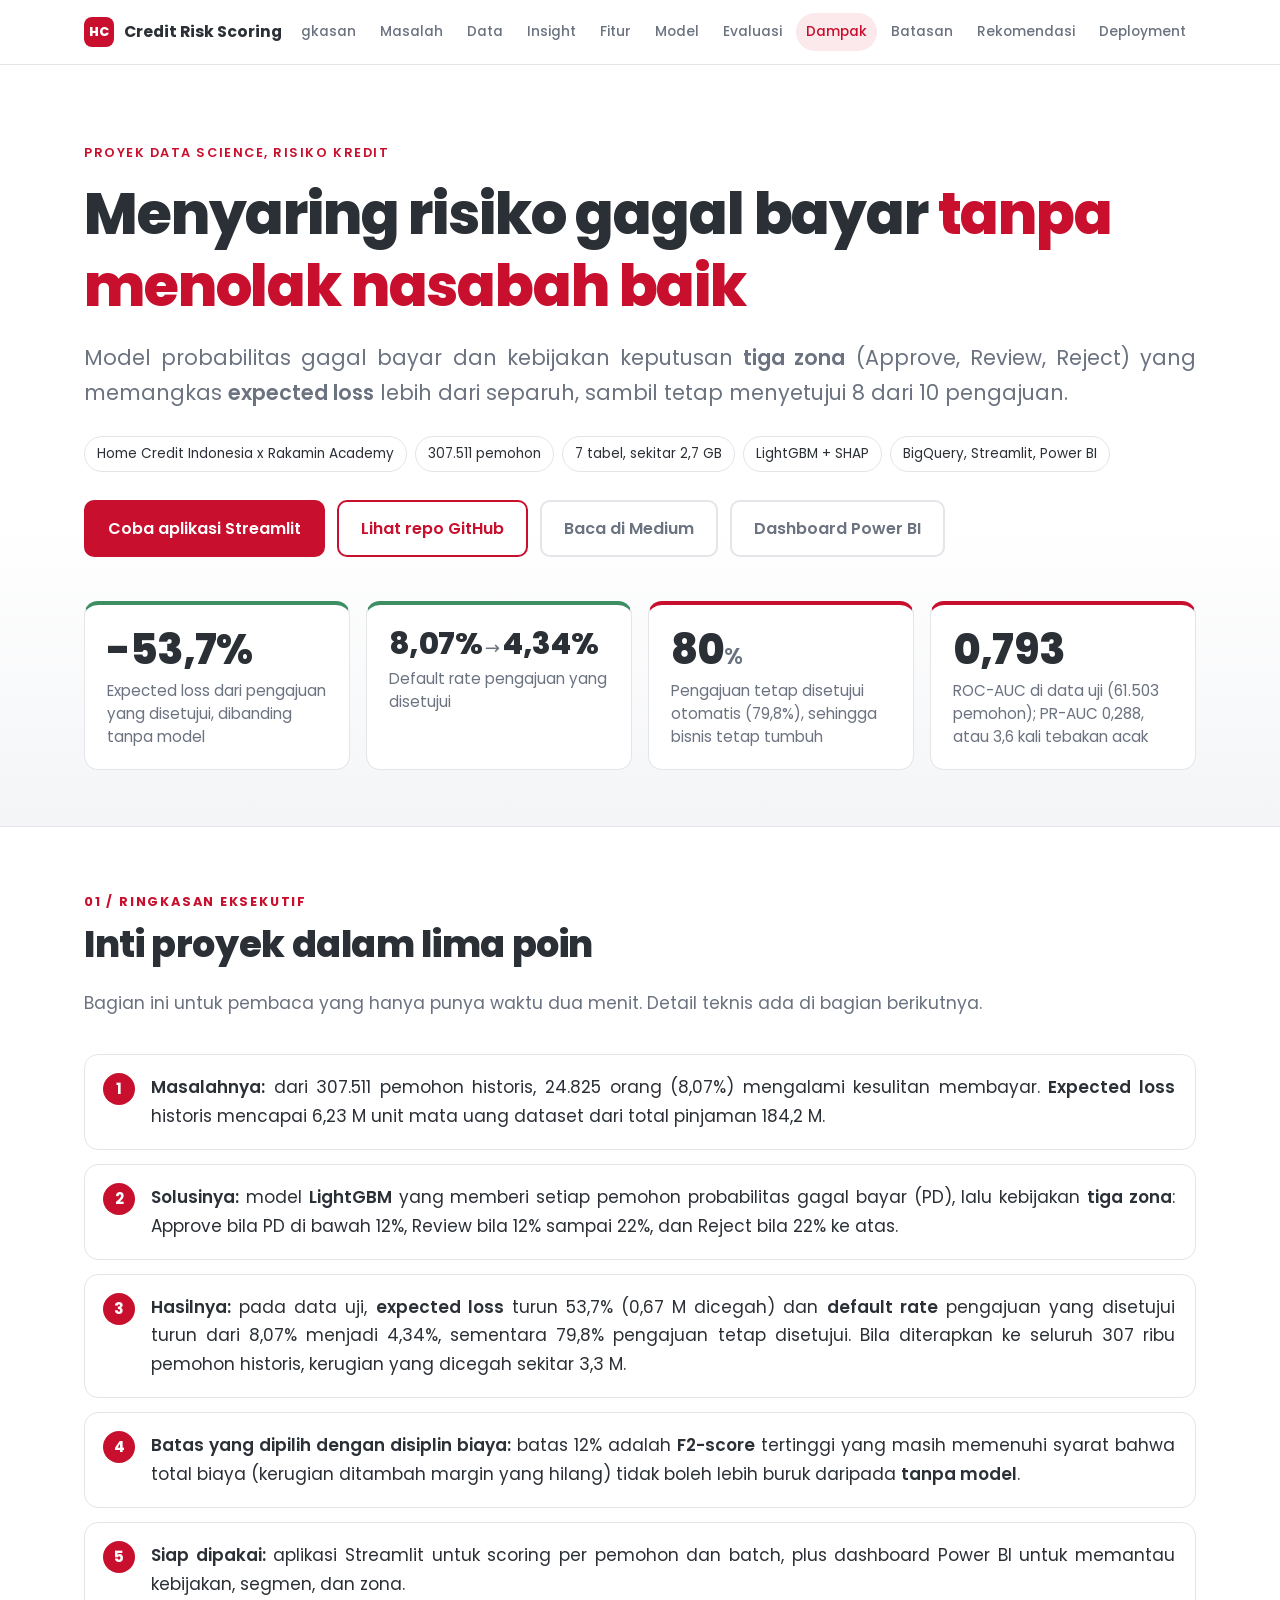
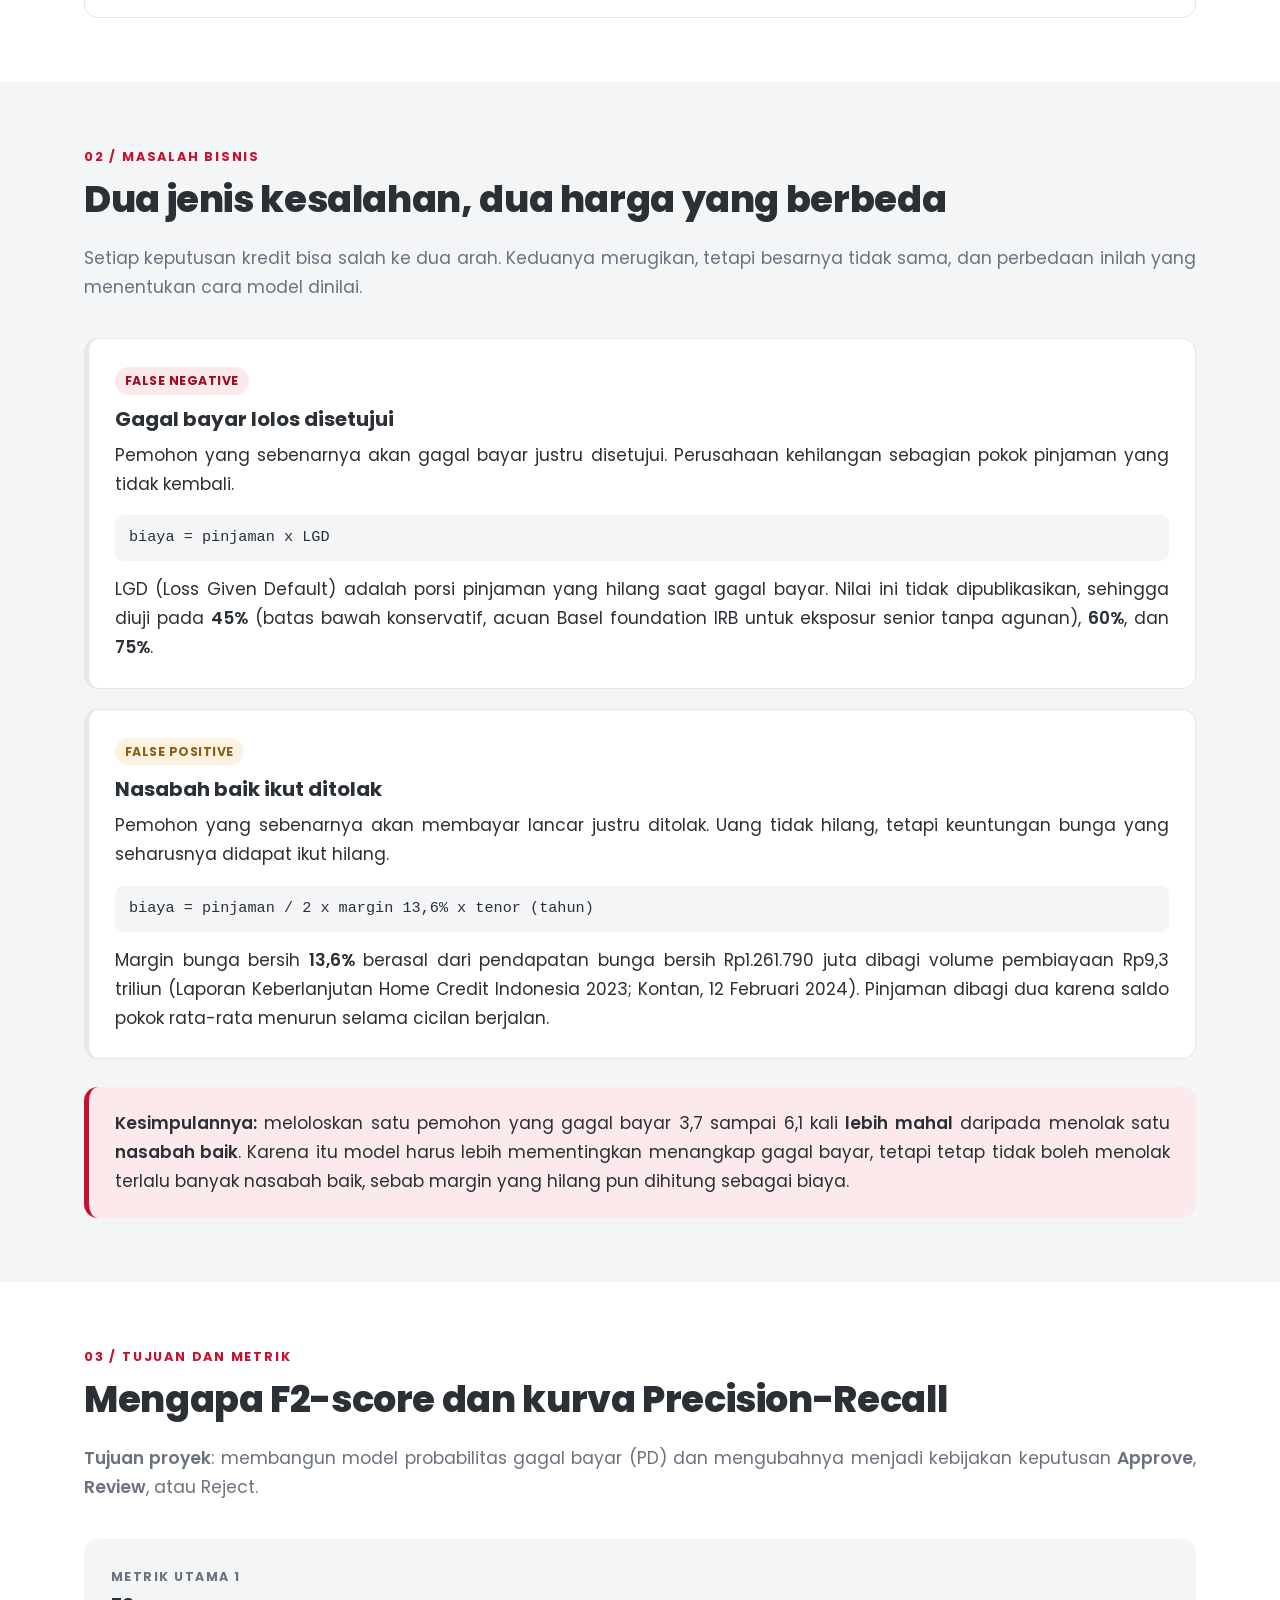
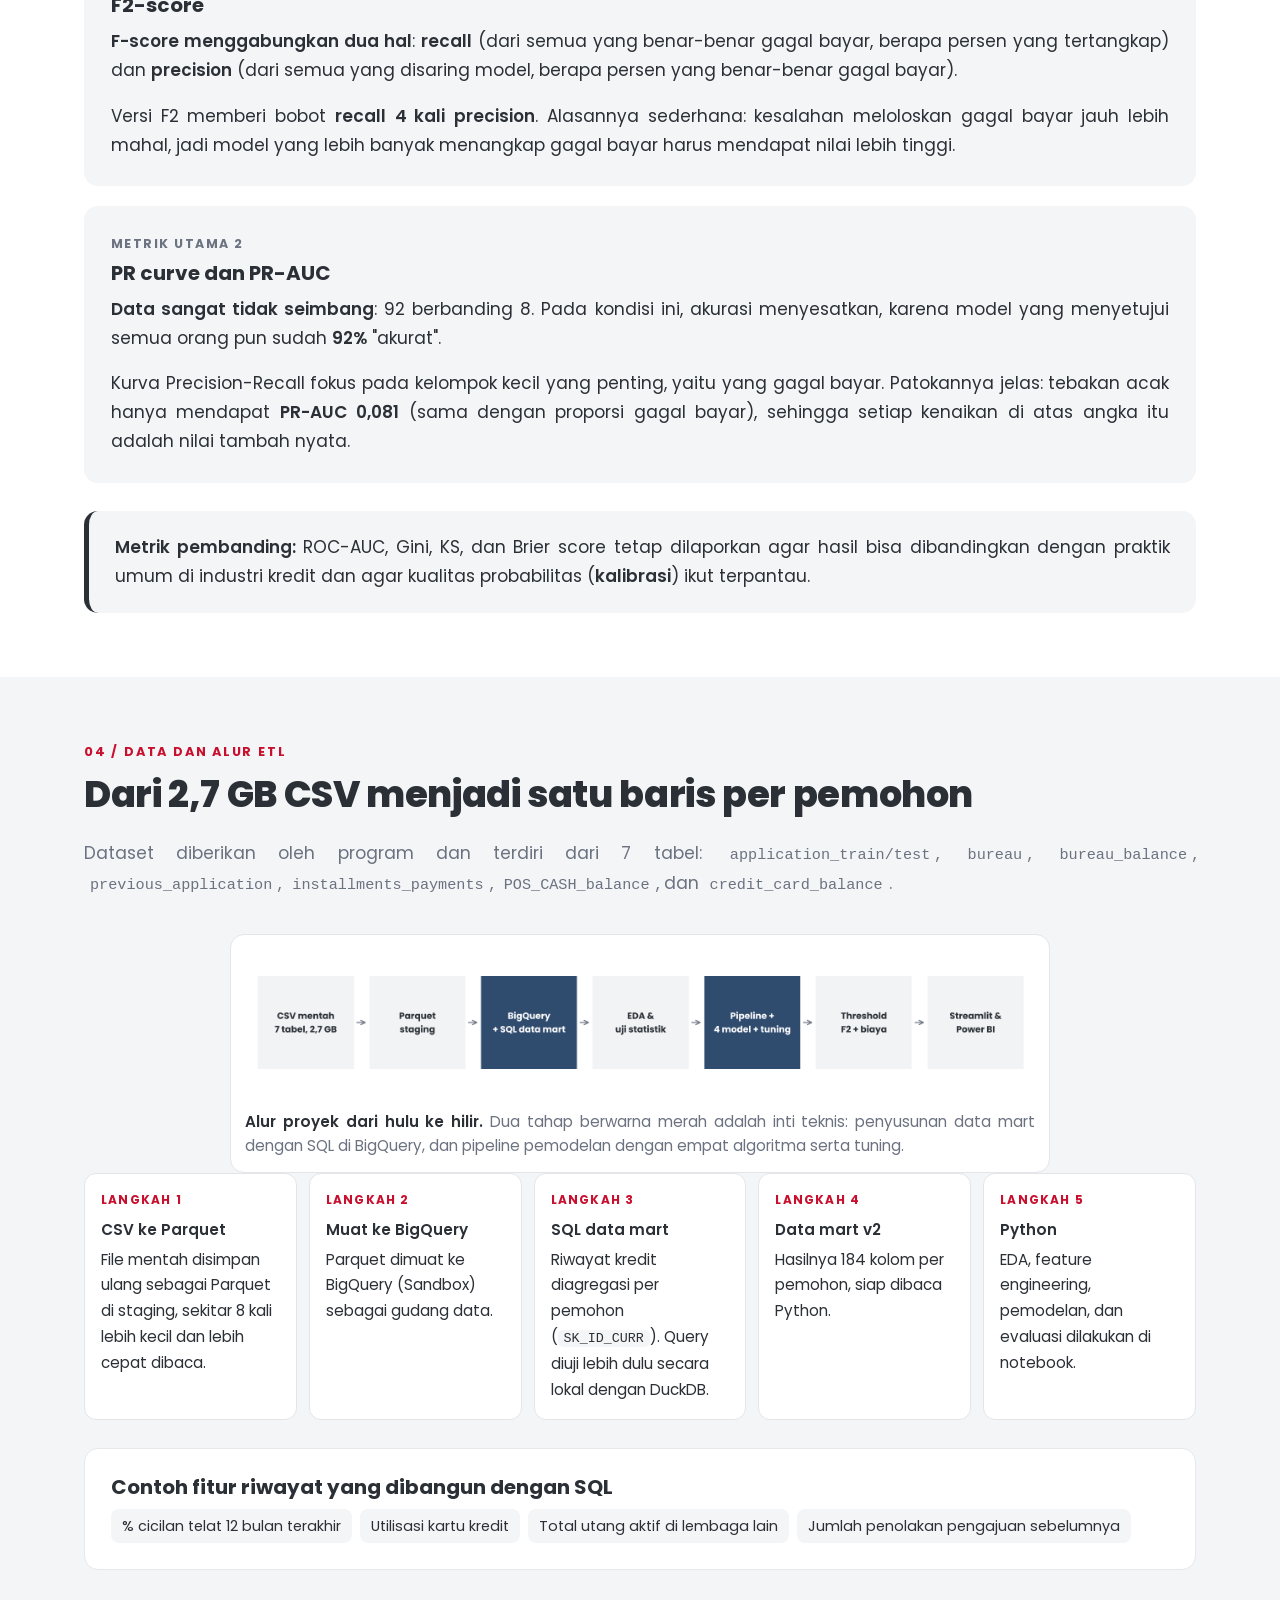
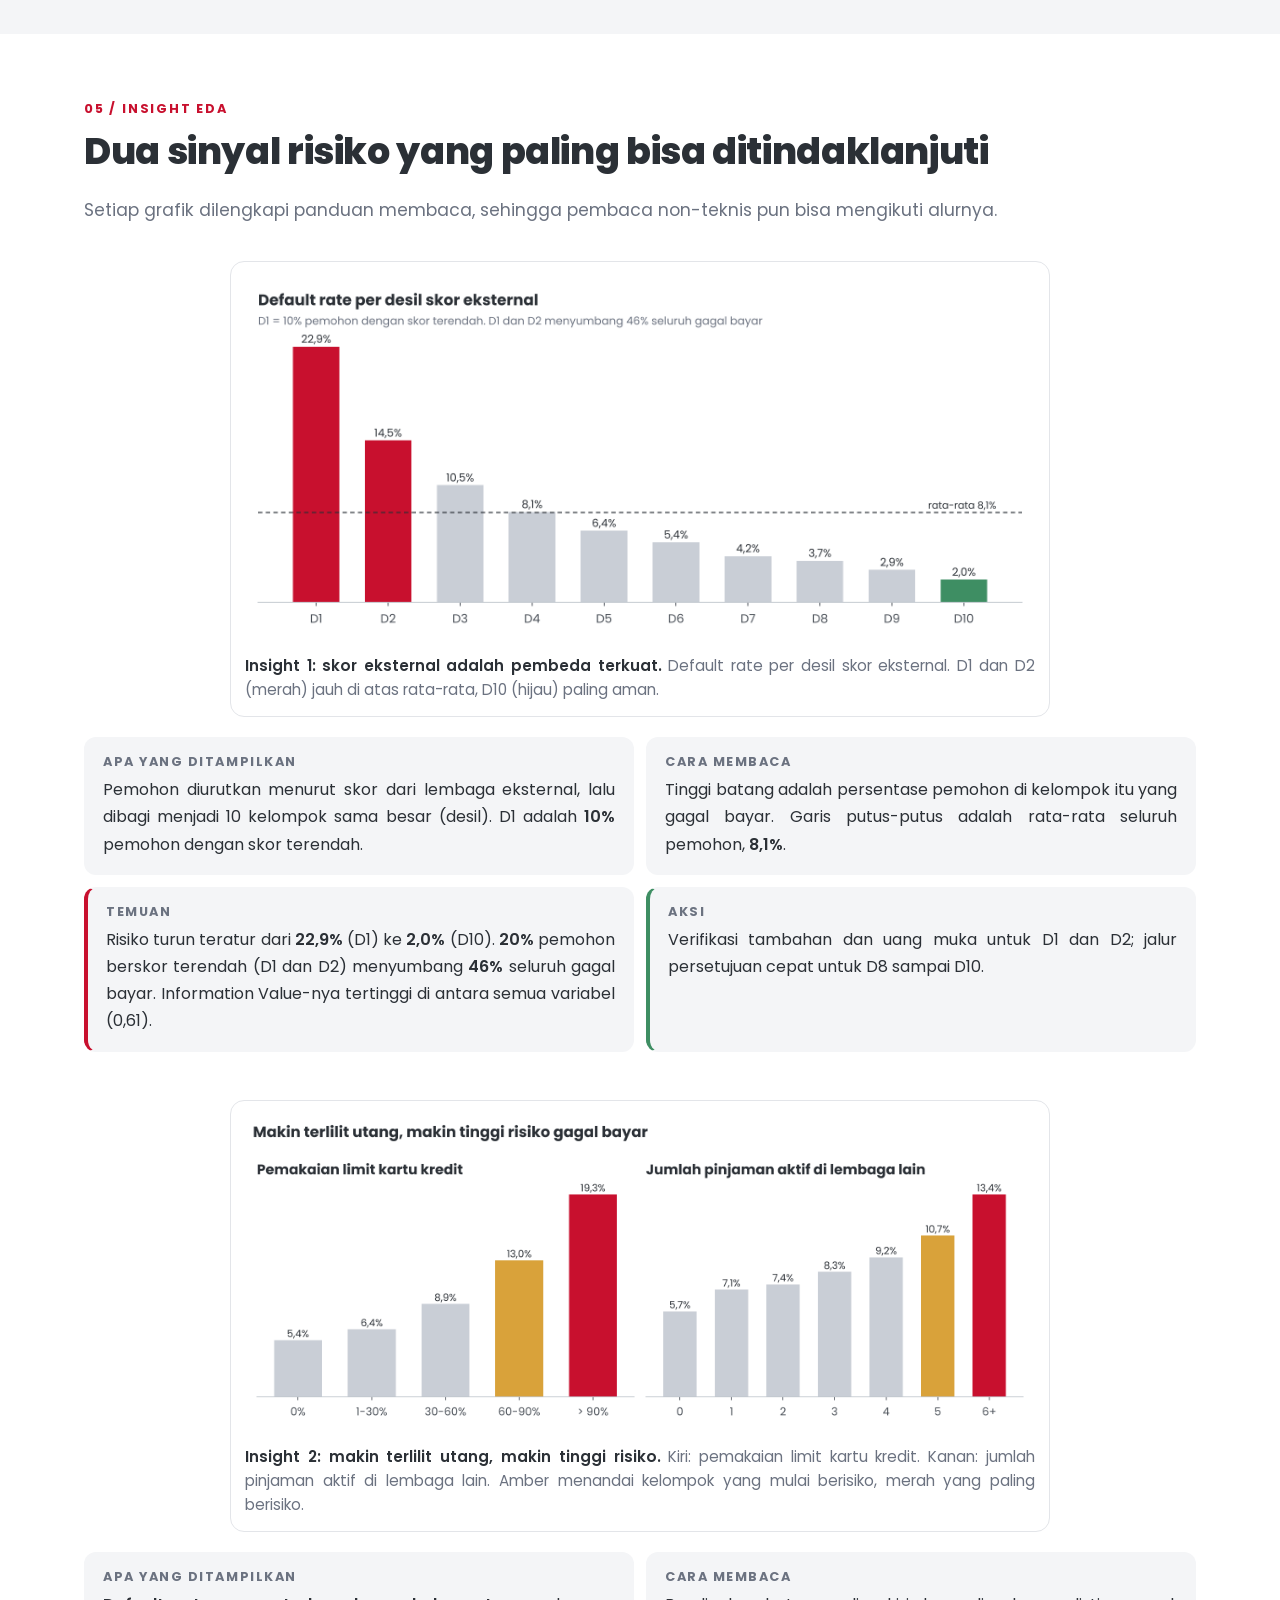
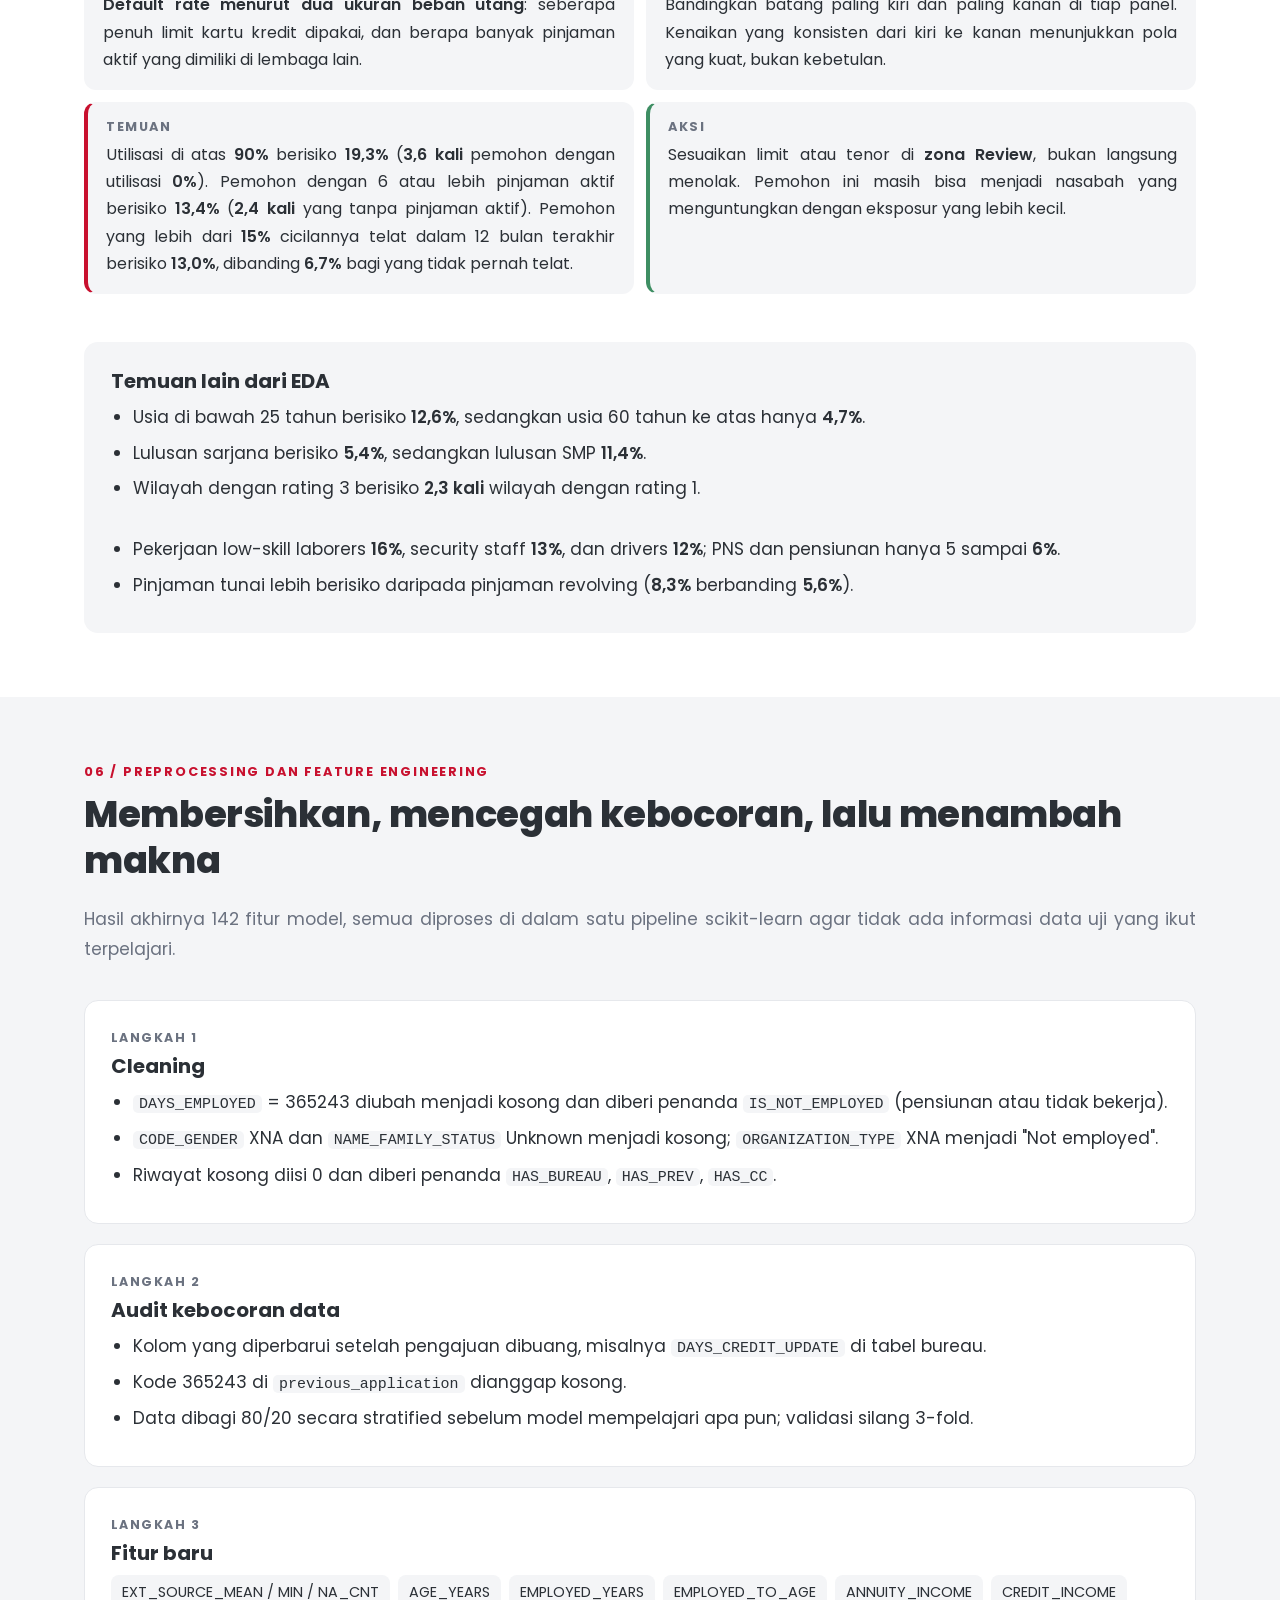
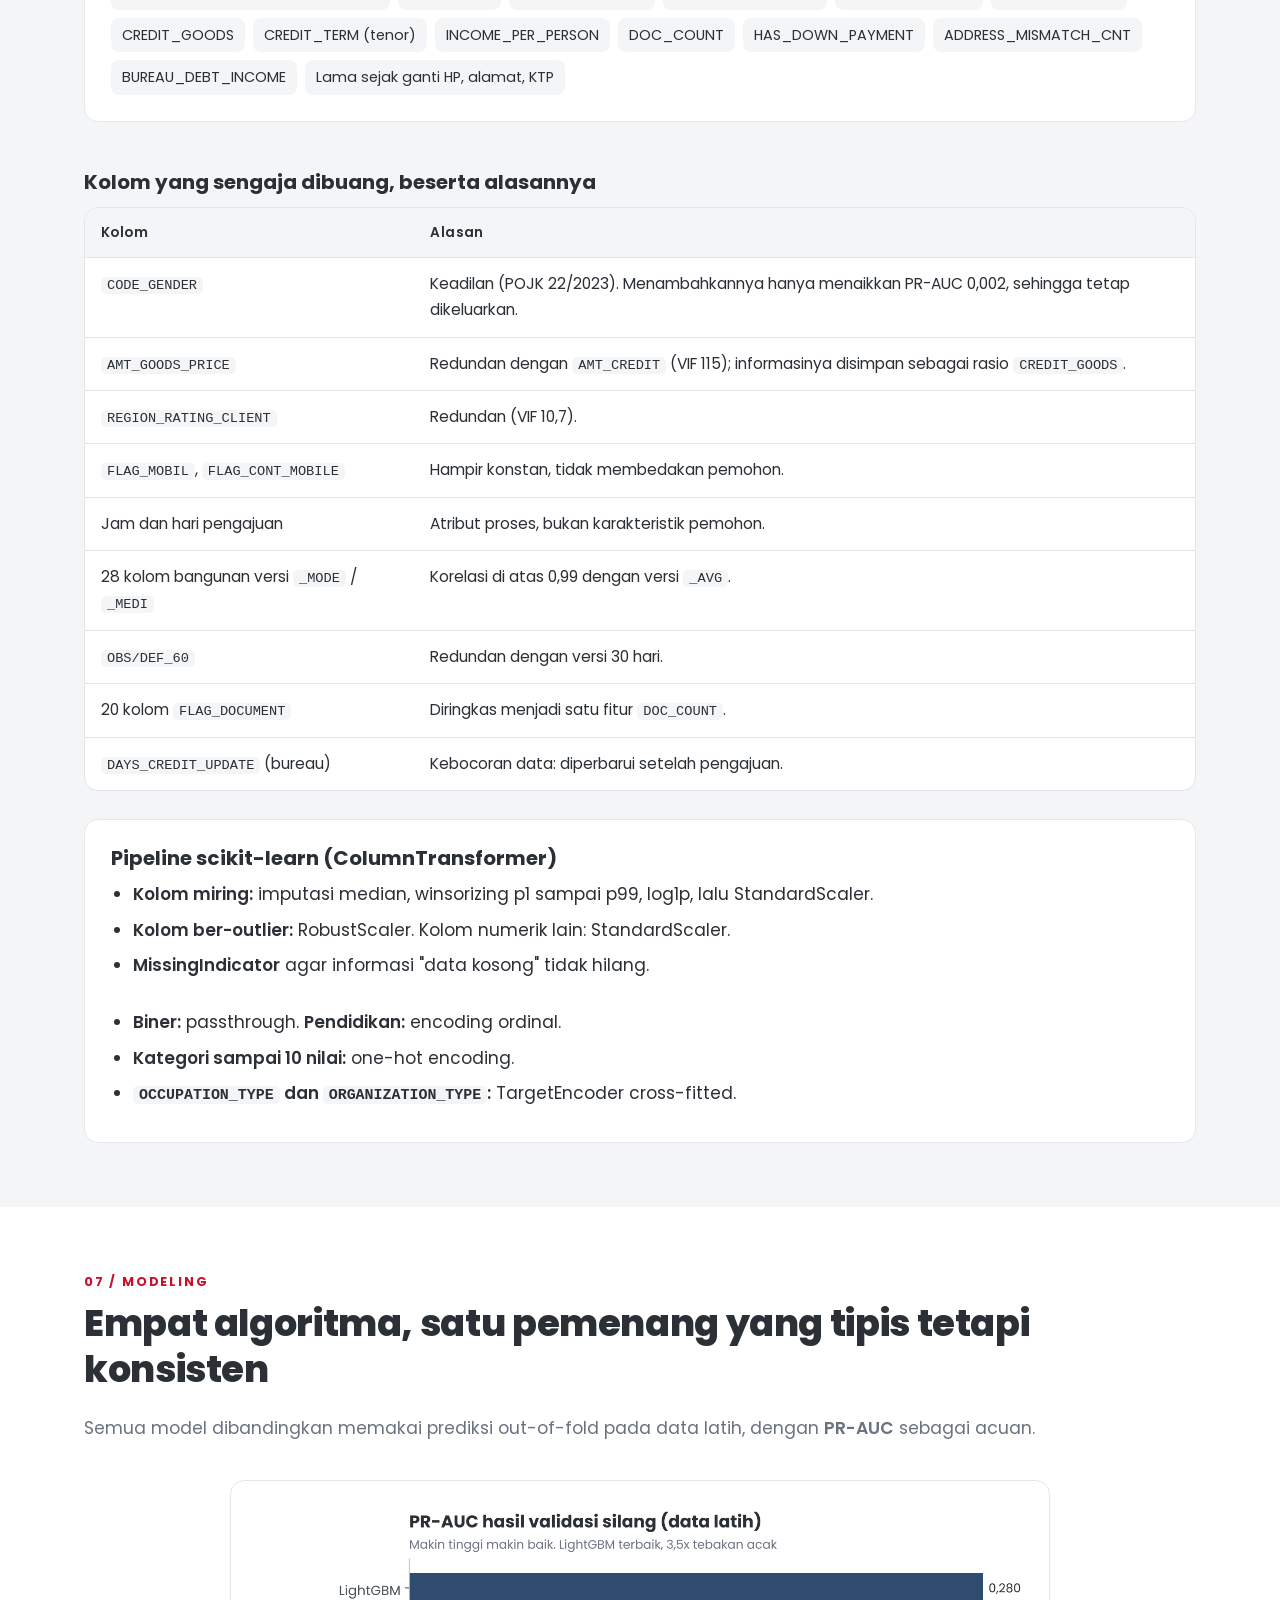
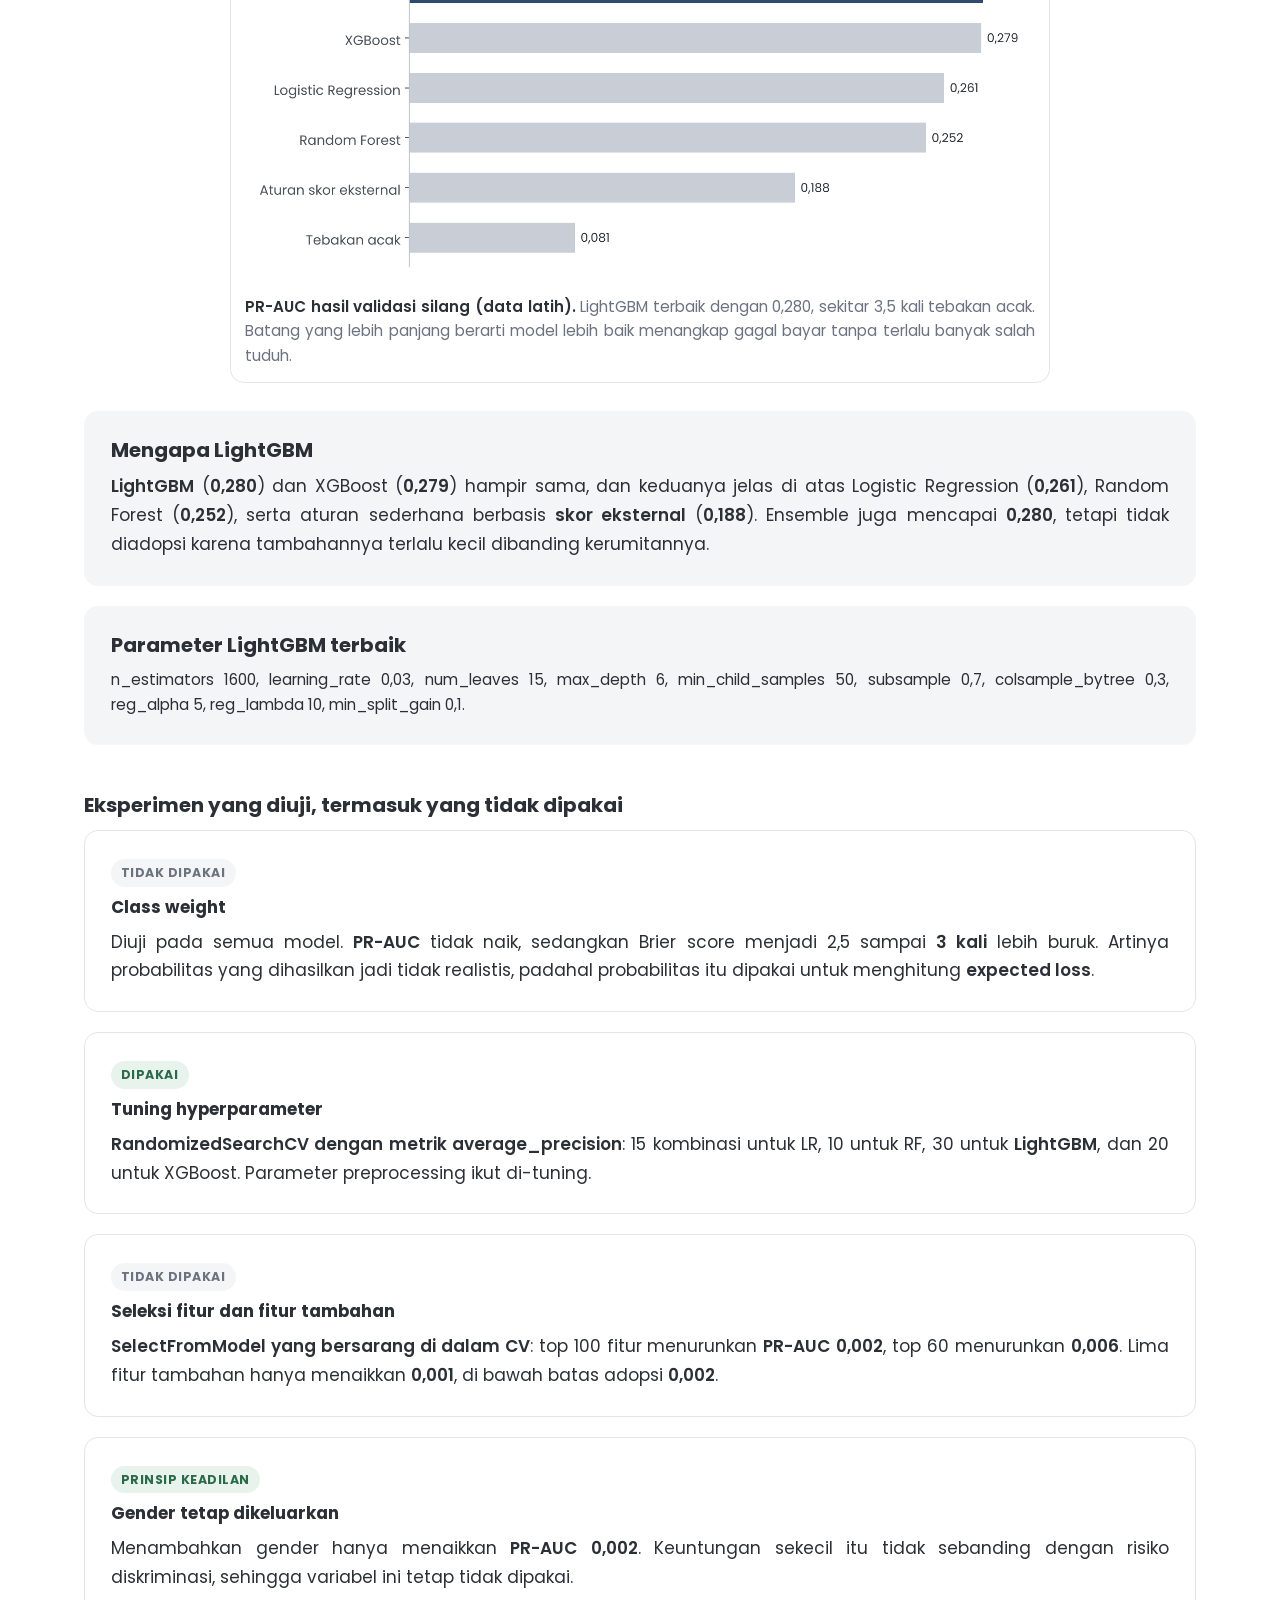
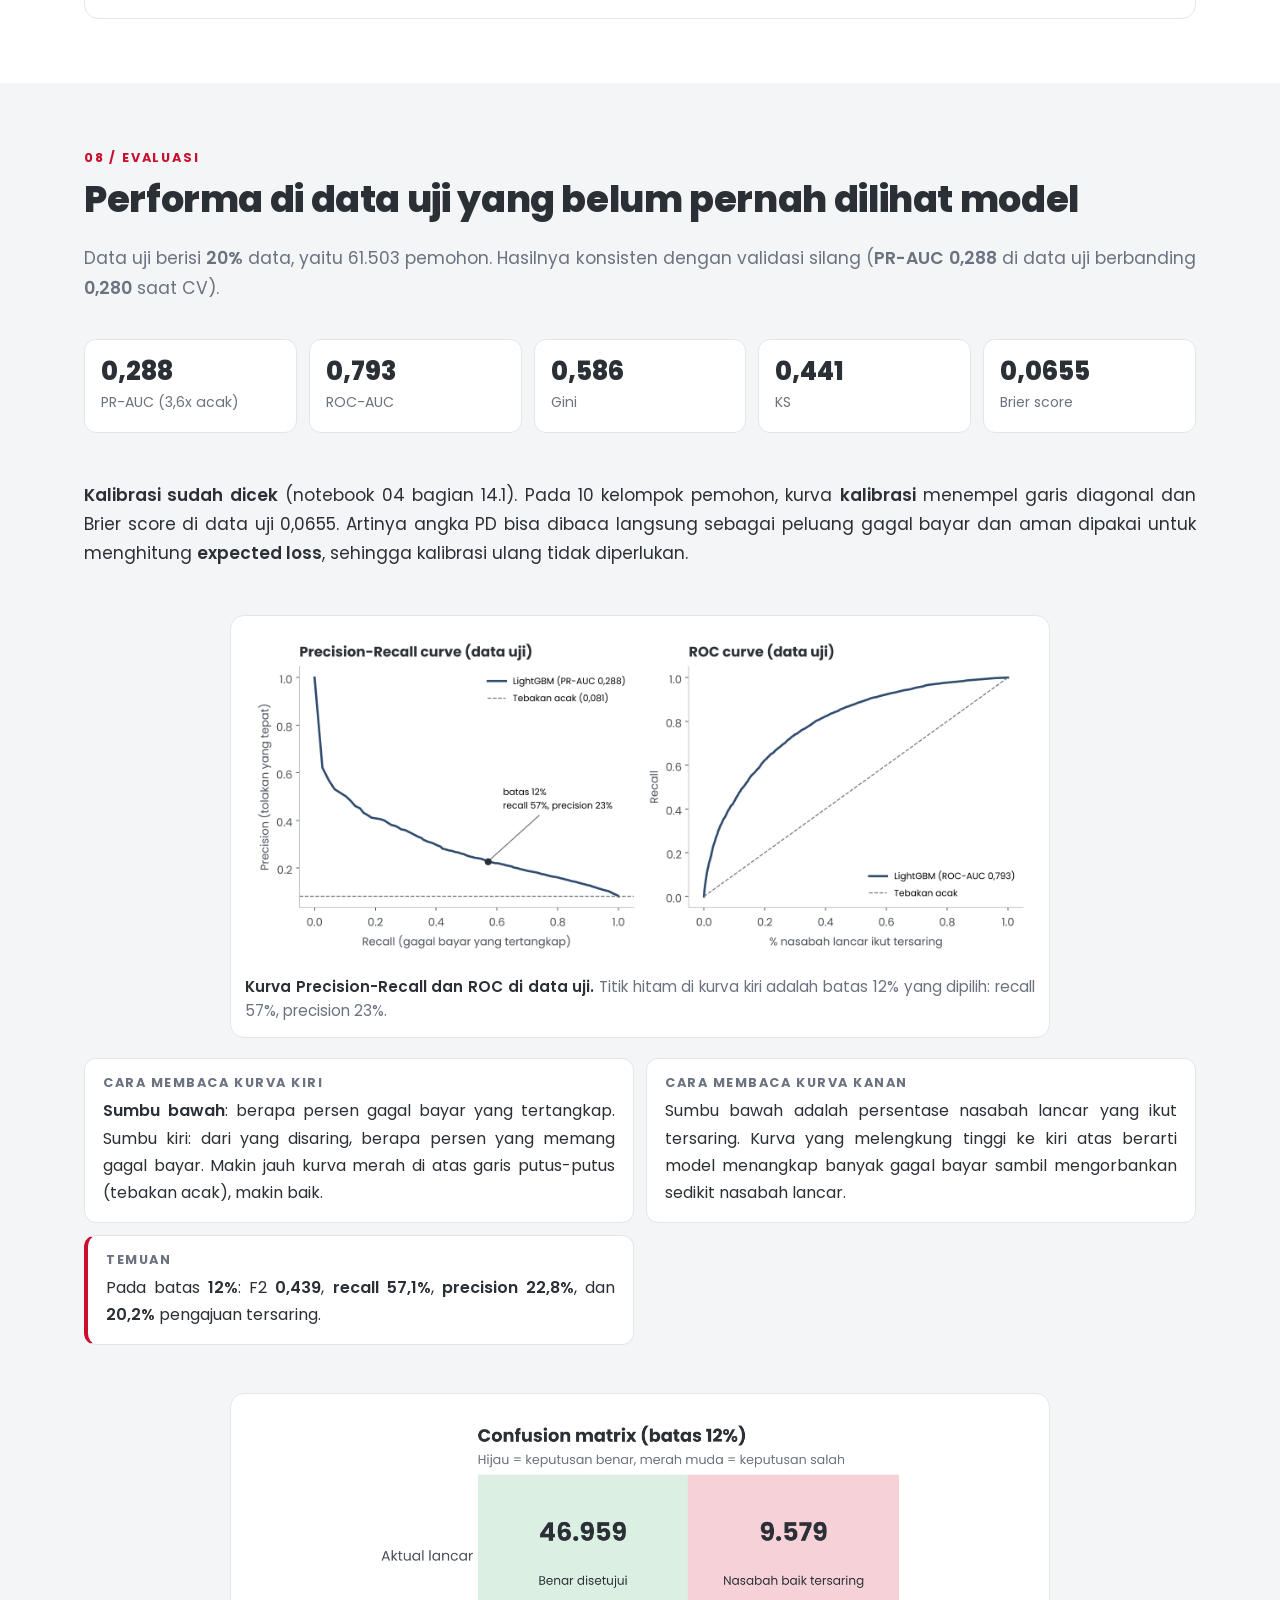
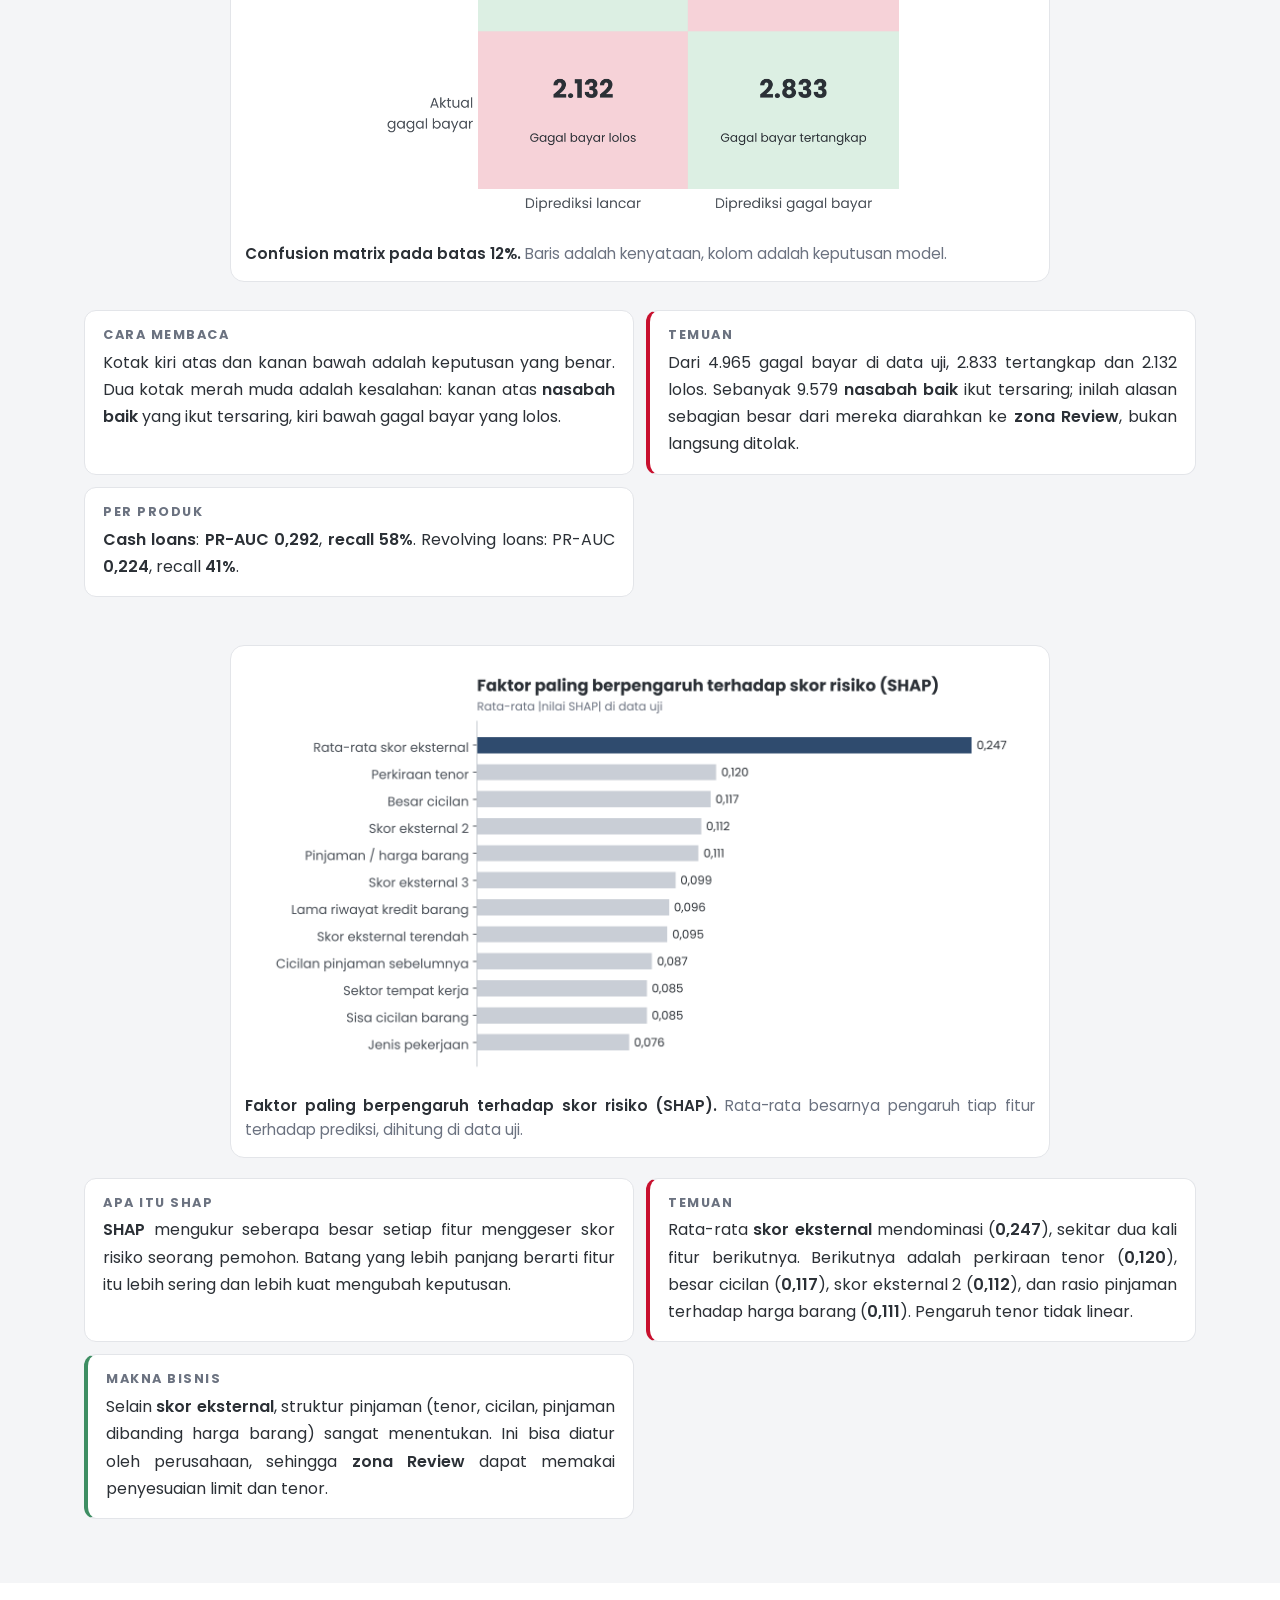
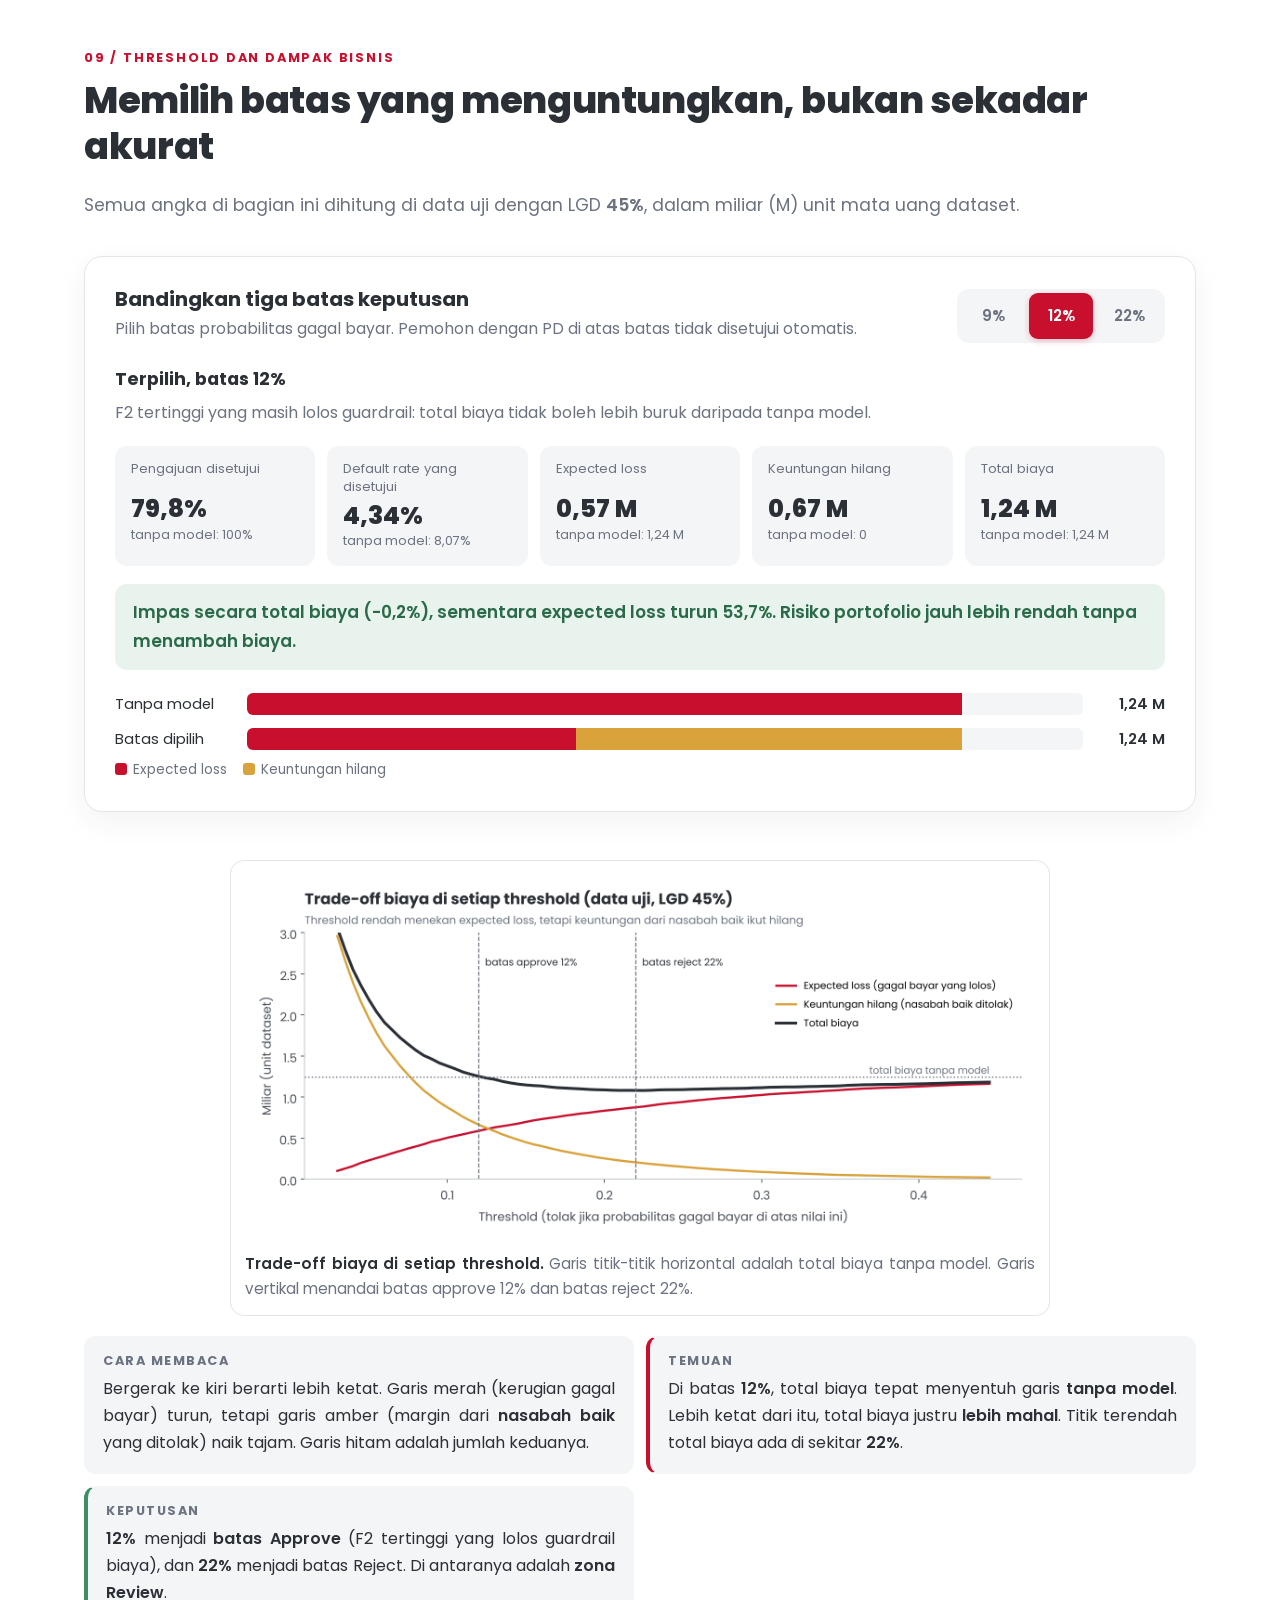
<file: docs/index.html>
<!doctype html>
<html lang="id">
<head>
<meta charset="utf-8">
<meta name="viewport" content="width=device-width, initial-scale=1">
<title>Home Credit Credit Risk Scoring | Aorama Aulia</title>
<meta name="description" content="Model probabilitas gagal bayar (LightGBM) dan kebijakan 3 zona Approve, Review, Reject untuk data Home Credit: expected loss turun 53,7% dan 80% pengajuan tetap disetujui.">
<meta name="author" content="Aorama Aulia">
<meta name="theme-color" content="#C8102E">
<link rel="canonical" href="https://aoramaaulia-collab.github.io/home-credit-credit-risk/">
<meta property="og:type" content="website">
<meta property="og:title" content="Home Credit Credit Risk Scoring">
<meta property="og:description" content="Model skor risiko kredit dan kebijakan 3 zona: expected loss turun 53,7%, default rate pengajuan yang disetujui turun dari 8,07% menjadi 4,34%, 80% pengajuan tetap disetujui.">
<meta property="og:url" content="https://aoramaaulia-collab.github.io/home-credit-credit-risk/">
<meta property="og:image" content="https://aoramaaulia-collab.github.io/home-credit-credit-risk/assets/fig_kebijakan.png">
<meta property="og:locale" content="id_ID">
<meta name="twitter:card" content="summary_large_image">
<meta name="twitter:title" content="Home Credit Credit Risk Scoring">
<meta name="twitter:description" content="Expected loss turun 53,7% dengan 80% pengajuan tetap disetujui.">
<meta name="twitter:image" content="https://aoramaaulia-collab.github.io/home-credit-credit-risk/assets/fig_kebijakan.png">
<link rel="icon" href="data:image/svg+xml,%3Csvg xmlns='http://www.w3.org/2000/svg' viewBox='0 0 32 32'%3E%3Crect width='32' height='32' rx='7' fill='%23C8102E'/%3E%3Ctext x='16' y='21' font-family='Arial' font-weight='700' font-size='13' fill='white' text-anchor='middle'%3EHC%3C/text%3E%3C/svg%3E">
<link rel="preconnect" href="https://fonts.googleapis.com">
<link rel="preconnect" href="https://fonts.gstatic.com" crossorigin>
<link href="https://fonts.googleapis.com/css2?family=Poppins:wght@400;500;600;700;800&amp;display=swap" rel="stylesheet">
<link rel="stylesheet" href="assets/portfolio.css">
</head>
<body>
<a class="skip" href="#ringkasan">Lewati ke konten</a>

<header class="nav">
  <div class="container nav-inner">
    <a class="brand" href="#top"><span class="brand-mark">HC</span>Credit Risk Scoring</a>
    <nav class="nav-links" aria-label="Navigasi bagian">
      <a href="#ringkasan">Ringkasan</a>
      <a href="#masalah">Masalah</a>
      <a href="#data">Data</a>
      <a href="#eda">Insight</a>
      <a href="#fitur">Fitur</a>
      <a href="#model">Model</a>
      <a href="#evaluasi">Evaluasi</a>
      <a href="#dampak">Dampak</a>
      <a href="#keterbatasan">Batasan</a>
      <a href="#rekomendasi">Rekomendasi</a>
      <a href="#deployment">Deployment</a>
    </nav>
  </div>
</header>

<main id="top">

<!-- HERO -->
<section class="hero">
  <div class="container">
    <span class="eyebrow">Proyek Data Science, Risiko Kredit</span>
    <h1>Menyaring risiko gagal bayar <span>tanpa menolak nasabah baik</span></h1>
    <p class="lead">Model probabilitas gagal bayar dan kebijakan keputusan <strong>tiga zona</strong> (Approve, Review, Reject) yang memangkas <strong>expected loss</strong> lebih dari separuh, sambil tetap menyetujui 8 dari 10 pengajuan.</p>
    <div class="tags">
      <span class="tag">Home Credit Indonesia x Rakamin Academy</span>
      <span class="tag">307.511 pemohon</span>
      <span class="tag">7 tabel, sekitar 2,7 GB</span>
      <span class="tag">LightGBM + SHAP</span>
      <span class="tag">BigQuery, Streamlit, Power BI</span>
    </div>
    <div class="btns">
      <a class="btn btn-primary" href="https://home-credit-credit-risk-emvn4romwxnpwuyke5nquy.streamlit.app" target="_blank" rel="noopener">Coba aplikasi Streamlit</a>
      <a class="btn btn-ghost" href="https://github.com/aoramaaulia-collab/home-credit-credit-risk" target="_blank" rel="noopener">Lihat repo GitHub</a>
      <a class="btn btn-muted" href="https://medium.com/@aoramaaulia/credit-risk-scoring-home-credit-dari-prediksi-gagal-bayar-ke-kebijakan-kredit-yang-terukur-dalam-849afd47178b" target="_blank" rel="noopener">Baca di Medium</a>
      <a class="btn btn-muted" href="https://app.powerbi.com/view?r=eyJrIjoiODhkNWI1NzktNjVjNC00NWUxLWI0NjItZTcyM2MwYzgwNjNkIiwidCI6IjllMmViN2RhLTgyZDItNDc0Zi1iZTY2LTJlOTJiNmMwYjliYyIsImMiOjEwfQ%3D%3D" target="_blank" rel="noopener">Dashboard Power BI</a>
    </div>
    <div class="kpis">
      <div class="kpi good">
        <div class="kpi-num">-53,7%</div>
        <div class="kpi-label">Expected loss dari pengajuan yang disetujui, dibanding tanpa model</div>
      </div>
      <div class="kpi good">
        <div class="kpi-num pair">8,07%<span class="to">&#8594;</span>4,34%</div>
        <div class="kpi-label">Default rate pengajuan yang disetujui</div>
      </div>
      <div class="kpi">
        <div class="kpi-num">80<small>%</small></div>
        <div class="kpi-label">Pengajuan tetap disetujui otomatis (79,8%), sehingga bisnis tetap tumbuh</div>
      </div>
      <div class="kpi">
        <div class="kpi-num">0,793</div>
        <div class="kpi-label">ROC-AUC di data uji (61.503 pemohon); PR-AUC 0,288, atau 3,6 kali tebakan acak</div>
      </div>
    </div>
  </div>
</section>

<!-- RINGKASAN -->
<section class="section" id="ringkasan">
  <div class="container">
    <div class="section-head">
      <span class="section-num">01 / Ringkasan eksekutif</span>
      <h2>Inti proyek dalam lima poin</h2>
      <p>Bagian ini untuk pembaca yang hanya punya waktu dua menit. Detail teknis ada di bagian berikutnya.</p>
    </div>
    <ol class="exec-list">
      <li><strong>Masalahnya:</strong> dari 307.511 pemohon historis, 24.825 orang (8,07%) mengalami kesulitan membayar. <strong>Expected loss</strong> historis mencapai 6,23 M unit mata uang dataset dari total pinjaman 184,2 M.</li>
      <li><strong>Solusinya:</strong> model <strong>LightGBM</strong> yang memberi setiap pemohon probabilitas gagal bayar (PD), lalu kebijakan <strong>tiga zona</strong>: Approve bila PD di bawah 12%, Review bila 12% sampai 22%, dan Reject bila 22% ke atas.</li>
      <li><strong>Hasilnya:</strong> pada data uji, <strong>expected loss</strong> turun 53,7% (0,67 M dicegah) dan <strong>default rate</strong> pengajuan yang disetujui turun dari 8,07% menjadi 4,34%, sementara 79,8% pengajuan tetap disetujui. Bila diterapkan ke seluruh 307 ribu pemohon historis, kerugian yang dicegah sekitar 3,3 M.</li>
      <li><strong>Batas yang dipilih dengan disiplin biaya:</strong> batas 12% adalah <strong>F2-score</strong> tertinggi yang masih memenuhi syarat bahwa total biaya (kerugian ditambah margin yang hilang) tidak boleh lebih buruk daripada <strong>tanpa model</strong>.</li>
      <li><strong>Siap dipakai:</strong> aplikasi Streamlit untuk scoring per pemohon dan batch, plus dashboard Power BI untuk memantau kebijakan, segmen, dan zona.</li>
    </ol>
  </div>
</section>

<!-- MASALAH -->
<section class="section alt" id="masalah">
  <div class="container">
    <div class="section-head">
      <span class="section-num">02 / Masalah bisnis</span>
      <h2>Dua jenis kesalahan, dua harga yang berbeda</h2>
      <p>Setiap keputusan kredit bisa salah ke dua arah. Keduanya merugikan, tetapi besarnya tidak sama, dan perbedaan inilah yang menentukan cara model dinilai.</p>
    </div>
    <div class="grid-2">
      <div class="card accent cost-box">
        <span class="badge red">False Negative</span>
        <h3 class="mt" style="margin-top:12px">Gagal bayar lolos disetujui</h3>
        <p>Pemohon yang sebenarnya akan gagal bayar justru disetujui. Perusahaan kehilangan sebagian pokok pinjaman yang tidak kembali.</p>
        <div class="cost-formula">biaya = pinjaman x LGD</div>
        <p>LGD (Loss Given Default) adalah porsi pinjaman yang hilang saat gagal bayar. Nilai ini tidak dipublikasikan, sehingga diuji pada <strong>45%</strong> (batas bawah konservatif, acuan Basel foundation IRB untuk eksposur senior tanpa agunan), <strong>60%</strong>, dan <strong>75%</strong>.</p>
      </div>
      <div class="card warn cost-box">
        <span class="badge amber">False Positive</span>
        <h3 style="margin-top:12px">Nasabah baik ikut ditolak</h3>
        <p>Pemohon yang sebenarnya akan membayar lancar justru ditolak. Uang tidak hilang, tetapi keuntungan bunga yang seharusnya didapat ikut hilang.</p>
        <div class="cost-formula">biaya = pinjaman / 2 x margin 13,6% x tenor (tahun)</div>
        <p>Margin bunga bersih <strong>13,6%</strong> berasal dari pendapatan bunga bersih Rp1.261.790 juta dibagi volume pembiayaan Rp9,3 triliun (Laporan Keberlanjutan Home Credit Indonesia 2023; Kontan, 12 Februari 2024). Pinjaman dibagi dua karena saldo pokok rata-rata menurun selama cicilan berjalan.</p>
      </div>
    </div>
    <div class="callout mt">
      <p><strong>Kesimpulannya:</strong> meloloskan satu pemohon yang gagal bayar 3,7 sampai 6,1 kali <strong>lebih mahal</strong> daripada menolak satu <strong>nasabah baik</strong>. Karena itu model harus lebih mementingkan menangkap gagal bayar, tetapi tetap tidak boleh menolak terlalu banyak nasabah baik, sebab margin yang hilang pun dihitung sebagai biaya.</p>
    </div>
  </div>
</section>

<!-- METRIK -->
<section class="section" id="metrik">
  <div class="container">
    <div class="section-head">
      <span class="section-num">03 / Tujuan dan metrik</span>
      <h2>Mengapa F2-score dan kurva Precision-Recall</h2>
      <p><strong>Tujuan proyek</strong>: membangun model probabilitas gagal bayar (PD) dan mengubahnya menjadi kebijakan keputusan <strong>Approve</strong>, <strong>Review</strong>, atau Reject.</p>
    </div>
    <div class="grid-2">
      <div class="card soft">
        <span class="card-kicker">Metrik utama 1</span>
        <h3>F2-score</h3>
        <p><strong>F-score menggabungkan dua hal</strong>: <strong>recall</strong> (dari semua yang benar-benar gagal bayar, berapa persen yang tertangkap) dan <strong>precision</strong> (dari semua yang disaring model, berapa persen yang benar-benar gagal bayar).</p>
        <p>Versi F2 memberi bobot <strong>recall</strong> <strong>4 kali</strong> <strong>precision</strong>. Alasannya sederhana: kesalahan meloloskan gagal bayar jauh lebih mahal, jadi model yang lebih banyak menangkap gagal bayar harus mendapat nilai lebih tinggi.</p>
      </div>
      <div class="card soft">
        <span class="card-kicker">Metrik utama 2</span>
        <h3>PR curve dan PR-AUC</h3>
        <p><strong>Data sangat tidak seimbang</strong>: 92 berbanding 8. Pada kondisi ini, akurasi menyesatkan, karena model yang menyetujui semua orang pun sudah <strong>92%</strong> "akurat".</p>
        <p>Kurva Precision-Recall fokus pada kelompok kecil yang penting, yaitu yang gagal bayar. Patokannya jelas: tebakan acak hanya mendapat <strong>PR-AUC</strong> <strong>0,081</strong> (sama dengan proporsi gagal bayar), sehingga setiap kenaikan di atas angka itu adalah nilai tambah nyata.</p>
      </div>
    </div>
    <div class="callout neutral mt">
      <p><strong>Metrik pembanding:</strong> ROC-AUC, Gini, KS, dan Brier score tetap dilaporkan agar hasil bisa dibandingkan dengan praktik umum di industri kredit dan agar kualitas probabilitas (<strong>kalibrasi</strong>) ikut terpantau.</p>
    </div>
  </div>
</section>

<!-- DATA -->
<section class="section alt" id="data">
  <div class="container">
    <div class="section-head">
      <span class="section-num">04 / Data dan alur ETL</span>
      <h2>Dari 2,7 GB CSV menjadi satu baris per pemohon</h2>
      <p>Dataset diberikan oleh program dan terdiri dari 7 tabel: <code>application_train/test</code>, <code>bureau</code>, <code>bureau_balance</code>, <code>previous_application</code>, <code>installments_payments</code>, <code>POS_CASH_balance</code>, dan <code>credit_card_balance</code>.</p>
    </div>
    <figure class="figure">
      <img src="assets/fig_alur.png" alt="Diagram alur proyek: CSV mentah 7 tabel 2,7 GB, Parquet staging, BigQuery dan SQL data mart, EDA dan uji statistik, pipeline 4 model dan tuning, threshold F2 dan biaya, lalu Streamlit dan Power BI" loading="lazy" width="1878" height="348">
      <figcaption><strong>Alur proyek dari hulu ke hilir.</strong> Dua tahap berwarna merah adalah inti teknis: penyusunan data mart dengan SQL di BigQuery, dan pipeline pemodelan dengan empat algoritma serta tuning.</figcaption>
    </figure>
    <ol class="steps mt">
      <li><strong>CSV ke Parquet</strong>File mentah disimpan ulang sebagai Parquet di staging, sekitar 8 kali lebih kecil dan lebih cepat dibaca.</li>
      <li><strong>Muat ke BigQuery</strong>Parquet dimuat ke BigQuery (Sandbox) sebagai gudang data.</li>
      <li><strong>SQL data mart</strong>Riwayat kredit diagregasi per pemohon (<code>SK_ID_CURR</code>). Query diuji lebih dulu secara lokal dengan DuckDB.</li>
      <li><strong>Data mart v2</strong>Hasilnya 184 kolom per pemohon, siap dibaca Python.</li>
      <li><strong>Python</strong>EDA, feature engineering, pemodelan, dan evaluasi dilakukan di notebook.</li>
    </ol>
    <div class="card mt">
      <h3>Contoh fitur riwayat yang dibangun dengan SQL</h3>
      <div class="chips">
        <span class="chip">% cicilan telat 12 bulan terakhir</span>
        <span class="chip">Utilisasi kartu kredit</span>
        <span class="chip">Total utang aktif di lembaga lain</span>
        <span class="chip">Jumlah penolakan pengajuan sebelumnya</span>
      </div>
    </div>
  </div>
</section>

<!-- EDA -->
<section class="section" id="eda">
  <div class="container">
    <div class="section-head">
      <span class="section-num">05 / Insight EDA</span>
      <h2>Dua sinyal risiko yang paling bisa ditindaklanjuti</h2>
      <p>Setiap grafik dilengkapi panduan membaca, sehingga pembaca non-teknis pun bisa mengikuti alurnya.</p>
    </div>

    <div class="chart-block">
      <figure class="figure">
        <img src="assets/fig_desil.png" alt="Grafik batang default rate per desil skor eksternal, dari 22,9% di D1 turun bertahap sampai 2,0% di D10, dengan garis rata-rata 8,1%" loading="lazy" width="1700" height="782">
        <figcaption><strong>Insight 1: skor eksternal adalah pembeda terkuat.</strong> Default rate per desil skor eksternal. D1 dan D2 (merah) jauh di atas rata-rata, D10 (hijau) paling aman.</figcaption>
      </figure>
      <div class="read-guide">
        <div class="rg"><h4>Apa yang ditampilkan</h4><p>Pemohon diurutkan menurut skor dari lembaga eksternal, lalu dibagi menjadi 10 kelompok sama besar (desil). D1 adalah <strong>10%</strong> pemohon dengan skor terendah.</p></div>
        <div class="rg"><h4>Cara membaca</h4><p>Tinggi batang adalah persentase pemohon di kelompok itu yang gagal bayar. Garis putus-putus adalah rata-rata seluruh pemohon, <strong>8,1%</strong>.</p></div>
        <div class="rg find"><h4>Temuan</h4><p>Risiko turun teratur dari <strong>22,9%</strong> (D1) ke <strong>2,0%</strong> (D10). <strong>20%</strong> pemohon berskor terendah (D1 dan D2) menyumbang <strong>46%</strong> seluruh gagal bayar. Information Value-nya tertinggi di antara semua variabel (0,61).</p></div>
        <div class="rg act"><h4>Aksi</h4><p>Verifikasi tambahan dan uang muka untuk D1 dan D2; jalur persetujuan cepat untuk D8 sampai D10.</p></div>
      </div>
    </div>

    <div class="chart-block">
      <figure class="figure">
        <img src="assets/fig_utang.png" alt="Dua grafik batang: default rate naik dari 5,4% pada utilisasi kartu kredit 0% hingga 19,3% pada utilisasi di atas 90%, dan dari 5,7% pada 0 pinjaman aktif hingga 13,4% pada 6 atau lebih pinjaman aktif di lembaga lain" loading="lazy" width="1870" height="748">
        <figcaption><strong>Insight 2: makin terlilit utang, makin tinggi risiko.</strong> Kiri: pemakaian limit kartu kredit. Kanan: jumlah pinjaman aktif di lembaga lain. Amber menandai kelompok yang mulai berisiko, merah yang paling berisiko.</figcaption>
      </figure>
      <div class="read-guide">
        <div class="rg"><h4>Apa yang ditampilkan</h4><p><strong>Default rate menurut dua ukuran beban utang</strong>: seberapa penuh limit kartu kredit dipakai, dan berapa banyak pinjaman aktif yang dimiliki di lembaga lain.</p></div>
        <div class="rg"><h4>Cara membaca</h4><p>Bandingkan batang paling kiri dan paling kanan di tiap panel. Kenaikan yang konsisten dari kiri ke kanan menunjukkan pola yang kuat, bukan kebetulan.</p></div>
        <div class="rg find"><h4>Temuan</h4><p>Utilisasi di atas <strong>90%</strong> berisiko <strong>19,3%</strong> (<strong>3,6 kali</strong> pemohon dengan utilisasi <strong>0%</strong>). Pemohon dengan 6 atau lebih pinjaman aktif berisiko <strong>13,4%</strong> (<strong>2,4 kali</strong> yang tanpa pinjaman aktif). Pemohon yang lebih dari <strong>15%</strong> cicilannya telat dalam 12 bulan terakhir berisiko <strong>13,0%</strong>, dibanding <strong>6,7%</strong> bagi yang tidak pernah telat.</p></div>
        <div class="rg act"><h4>Aksi</h4><p>Sesuaikan limit atau tenor di <strong>zona Review</strong>, bukan langsung menolak. Pemohon ini masih bisa menjadi nasabah yang menguntungkan dengan eksposur yang lebih kecil.</p></div>
      </div>
    </div>

    <div class="card soft mt-lg">
      <h3>Temuan lain dari EDA</h3>
      <div class="grid-2" style="gap:8px 32px">
        <ul>
          <li>Usia di bawah 25 tahun berisiko <strong>12,6%</strong>, sedangkan usia 60 tahun ke atas hanya <strong>4,7%</strong>.</li>
          <li>Lulusan sarjana berisiko <strong>5,4%</strong>, sedangkan lulusan SMP <strong>11,4%</strong>.</li>
          <li>Wilayah dengan rating 3 berisiko <strong>2,3 kali</strong> wilayah dengan rating 1.</li>
        </ul>
        <ul>
          <li>Pekerjaan low-skill laborers <strong>16%</strong>, security staff <strong>13%</strong>, dan drivers <strong>12%</strong>; PNS dan pensiunan hanya 5 sampai <strong>6%</strong>.</li>
          <li>Pinjaman tunai lebih berisiko daripada pinjaman revolving (<strong>8,3%</strong> berbanding <strong>5,6%</strong>).</li>
        </ul>
      </div>
    </div>
  </div>
</section>

<!-- FITUR -->
<section class="section alt" id="fitur">
  <div class="container">
    <div class="section-head">
      <span class="section-num">06 / Preprocessing dan feature engineering</span>
      <h2>Membersihkan, mencegah kebocoran, lalu menambah makna</h2>
      <p>Hasil akhirnya 142 fitur model, semua diproses di dalam satu pipeline scikit-learn agar tidak ada informasi data uji yang ikut terpelajari.</p>
    </div>
    <div class="grid-3">
      <div class="card">
        <span class="card-kicker">Langkah 1</span>
        <h3>Cleaning</h3>
        <ul>
          <li><code>DAYS_EMPLOYED</code> = 365243 diubah menjadi kosong dan diberi penanda <code>IS_NOT_EMPLOYED</code> (pensiunan atau tidak bekerja).</li>
          <li><code>CODE_GENDER</code> XNA dan <code>NAME_FAMILY_STATUS</code> Unknown menjadi kosong; <code>ORGANIZATION_TYPE</code> XNA menjadi "Not employed".</li>
          <li>Riwayat kosong diisi 0 dan diberi penanda <code>HAS_BUREAU</code>, <code>HAS_PREV</code>, <code>HAS_CC</code>.</li>
        </ul>
      </div>
      <div class="card">
        <span class="card-kicker">Langkah 2</span>
        <h3>Audit kebocoran data</h3>
        <ul>
          <li>Kolom yang diperbarui setelah pengajuan dibuang, misalnya <code>DAYS_CREDIT_UPDATE</code> di tabel bureau.</li>
          <li>Kode 365243 di <code>previous_application</code> dianggap kosong.</li>
          <li>Data dibagi 80/20 secara stratified sebelum model mempelajari apa pun; validasi silang 3-fold.</li>
        </ul>
      </div>
      <div class="card">
        <span class="card-kicker">Langkah 3</span>
        <h3>Fitur baru</h3>
        <div class="chips">
          <span class="chip">EXT_SOURCE_MEAN / MIN / NA_CNT</span>
          <span class="chip">AGE_YEARS</span>
          <span class="chip">EMPLOYED_YEARS</span>
          <span class="chip">EMPLOYED_TO_AGE</span>
          <span class="chip">ANNUITY_INCOME</span>
          <span class="chip">CREDIT_INCOME</span>
          <span class="chip">CREDIT_GOODS</span>
          <span class="chip">CREDIT_TERM (tenor)</span>
          <span class="chip">INCOME_PER_PERSON</span>
          <span class="chip">DOC_COUNT</span>
          <span class="chip">HAS_DOWN_PAYMENT</span>
          <span class="chip">ADDRESS_MISMATCH_CNT</span>
          <span class="chip">BUREAU_DEBT_INCOME</span>
          <span class="chip">Lama sejak ganti HP, alamat, KTP</span>
        </div>
      </div>
    </div>

    <h3 class="mt-lg">Kolom yang sengaja dibuang, beserta alasannya</h3>
    <div class="table-wrap">
      <table class="stack-sm">
        <thead><tr><th>Kolom</th><th>Alasan</th></tr></thead>
        <tbody>
          <tr><td data-label="Kolom"><code>CODE_GENDER</code></td><td data-label="Alasan">Keadilan (POJK 22/2023). Menambahkannya hanya menaikkan PR-AUC 0,002, sehingga tetap dikeluarkan.</td></tr>
          <tr><td data-label="Kolom"><code>AMT_GOODS_PRICE</code></td><td data-label="Alasan">Redundan dengan <code>AMT_CREDIT</code> (VIF 115); informasinya disimpan sebagai rasio <code>CREDIT_GOODS</code>.</td></tr>
          <tr><td data-label="Kolom"><code>REGION_RATING_CLIENT</code></td><td data-label="Alasan">Redundan (VIF 10,7).</td></tr>
          <tr><td data-label="Kolom"><code>FLAG_MOBIL</code>, <code>FLAG_CONT_MOBILE</code></td><td data-label="Alasan">Hampir konstan, tidak membedakan pemohon.</td></tr>
          <tr><td data-label="Kolom">Jam dan hari pengajuan</td><td data-label="Alasan">Atribut proses, bukan karakteristik pemohon.</td></tr>
          <tr><td data-label="Kolom">28 kolom bangunan versi <code>_MODE</code> / <code>_MEDI</code></td><td data-label="Alasan">Korelasi di atas 0,99 dengan versi <code>_AVG</code>.</td></tr>
          <tr><td data-label="Kolom"><code>OBS/DEF_60</code></td><td data-label="Alasan">Redundan dengan versi 30 hari.</td></tr>
          <tr><td data-label="Kolom">20 kolom <code>FLAG_DOCUMENT</code></td><td data-label="Alasan">Diringkas menjadi satu fitur <code>DOC_COUNT</code>.</td></tr>
          <tr><td data-label="Kolom"><code>DAYS_CREDIT_UPDATE</code> (bureau)</td><td data-label="Alasan">Kebocoran data: diperbarui setelah pengajuan.</td></tr>
        </tbody>
      </table>
    </div>

    <div class="card mt">
      <h3>Pipeline scikit-learn (ColumnTransformer)</h3>
      <div class="grid-2" style="gap:4px 32px">
        <ul>
          <li><strong>Kolom miring:</strong> imputasi median, winsorizing p1 sampai p99, log1p, lalu StandardScaler.</li>
          <li><strong>Kolom ber-outlier:</strong> RobustScaler. Kolom numerik lain: StandardScaler.</li>
          <li><strong>MissingIndicator</strong> agar informasi "data kosong" tidak hilang.</li>
        </ul>
        <ul>
          <li><strong>Biner:</strong> passthrough. <strong>Pendidikan:</strong> encoding ordinal.</li>
          <li><strong>Kategori sampai 10 nilai:</strong> one-hot encoding.</li>
          <li><strong><code>OCCUPATION_TYPE</code> dan <code>ORGANIZATION_TYPE</code>:</strong> TargetEncoder cross-fitted.</li>
        </ul>
      </div>
    </div>
  </div>
</section>

<!-- MODEL -->
<section class="section" id="model">
  <div class="container">
    <div class="section-head">
      <span class="section-num">07 / Modeling</span>
      <h2>Empat algoritma, satu pemenang yang tipis tetapi konsisten</h2>
      <p>Semua model dibandingkan memakai prediksi out-of-fold pada data latih, dengan <strong>PR-AUC</strong> sebagai acuan.</p>
    </div>
    <div class="chart-block wide-fig">
      <figure class="figure">
        <img src="assets/fig_model.png" alt="Grafik batang horizontal PR-AUC hasil validasi silang: LightGBM 0,280, XGBoost 0,279, Logistic Regression 0,261, Random Forest 0,252, aturan skor eksternal 0,188, tebakan acak 0,081" loading="lazy" width="1530" height="748">
        <figcaption><strong>PR-AUC hasil validasi silang (data latih).</strong> LightGBM terbaik dengan 0,280, sekitar 3,5 kali tebakan acak. Batang yang lebih panjang berarti model lebih baik menangkap gagal bayar tanpa terlalu banyak salah tuduh.</figcaption>
      </figure>
      <div class="stack">
        <div class="card soft">
          <h3>Mengapa LightGBM</h3>
          <p><strong>LightGBM</strong> (<strong>0,280</strong>) dan XGBoost (<strong>0,279</strong>) hampir sama, dan keduanya jelas di atas Logistic Regression (<strong>0,261</strong>), Random Forest (<strong>0,252</strong>), serta aturan sederhana berbasis <strong>skor eksternal</strong> (<strong>0,188</strong>). Ensemble juga mencapai <strong>0,280</strong>, tetapi tidak diadopsi karena tambahannya terlalu kecil dibanding kerumitannya.</p>
        </div>
        <div class="card soft">
          <h3>Parameter LightGBM terbaik</h3>
          <p style="font-size:.95rem">n_estimators 1600, learning_rate 0,03, num_leaves 15, max_depth 6, min_child_samples 50, subsample 0,7, colsample_bytree 0,3, reg_alpha 5, reg_lambda 10, min_split_gain 0,1.</p>
        </div>
      </div>
    </div>

    <h3 class="mt-lg">Eksperimen yang diuji, termasuk yang tidak dipakai</h3>
    <div class="grid-2">
      <div class="card">
        <span class="badge grey">Tidak dipakai</span>
        <h4 style="margin-top:10px">Class weight</h4>
        <p>Diuji pada semua model. <strong>PR-AUC</strong> tidak naik, sedangkan Brier score menjadi 2,5 sampai <strong>3 kali</strong> lebih buruk. Artinya probabilitas yang dihasilkan jadi tidak realistis, padahal probabilitas itu dipakai untuk menghitung <strong>expected loss</strong>.</p>
      </div>
      <div class="card">
        <span class="badge green">Dipakai</span>
        <h4 style="margin-top:10px">Tuning hyperparameter</h4>
        <p><strong>RandomizedSearchCV dengan metrik average_precision</strong>: 15 kombinasi untuk LR, 10 untuk RF, 30 untuk <strong>LightGBM</strong>, dan 20 untuk XGBoost. Parameter preprocessing ikut di-tuning.</p>
      </div>
      <div class="card">
        <span class="badge grey">Tidak dipakai</span>
        <h4 style="margin-top:10px">Seleksi fitur dan fitur tambahan</h4>
        <p><strong>SelectFromModel yang bersarang di dalam CV</strong>: top 100 fitur menurunkan <strong>PR-AUC</strong> <strong>0,002</strong>, top 60 menurunkan <strong>0,006</strong>. Lima fitur tambahan hanya menaikkan <strong>0,001</strong>, di bawah batas adopsi <strong>0,002</strong>.</p>
      </div>
      <div class="card">
        <span class="badge green">Prinsip keadilan</span>
        <h4 style="margin-top:10px">Gender tetap dikeluarkan</h4>
        <p>Menambahkan gender hanya menaikkan <strong>PR-AUC</strong> <strong>0,002</strong>. Keuntungan sekecil itu tidak sebanding dengan risiko diskriminasi, sehingga variabel ini tetap tidak dipakai.</p>
      </div>
    </div>
  </div>
</section>

<!-- EVALUASI -->
<section class="section alt" id="evaluasi">
  <div class="container">
    <div class="section-head">
      <span class="section-num">08 / Evaluasi</span>
      <h2>Performa di data uji yang belum pernah dilihat model</h2>
      <p>Data uji berisi <strong>20%</strong> data, yaitu 61.503 pemohon. Hasilnya konsisten dengan validasi silang (<strong>PR-AUC</strong> <strong>0,288</strong> di data uji berbanding <strong>0,280</strong> saat CV).</p>
    </div>
    <div class="metric-strip">
      <div class="metric"><b>0,288</b><span>PR-AUC (3,6x acak)</span></div>
      <div class="metric"><b>0,793</b><span>ROC-AUC</span></div>
      <div class="metric"><b>0,586</b><span>Gini</span></div>
      <div class="metric"><b>0,441</b><span>KS</span></div>
      <div class="metric"><b>0,0655</b><span>Brier score</span></div>
    </div>
    <p class="mt-lg"><strong>Kalibrasi sudah dicek</strong> (notebook 04 bagian 14.1). Pada 10 kelompok pemohon, kurva <strong>kalibrasi</strong> menempel garis diagonal dan Brier score di data uji 0,0655. Artinya angka PD bisa dibaca langsung sebagai peluang gagal bayar dan aman dipakai untuk menghitung <strong>expected loss</strong>, sehingga kalibrasi ulang tidak diperlukan.</p>

    <div class="chart-block mt-lg">
      <figure class="figure">
        <img src="assets/fig_pr_roc.png" alt="Kiri: kurva Precision-Recall LightGBM dengan PR-AUC 0,288 dibanding tebakan acak 0,081, titik batas 12% pada recall 57% dan precision 23%. Kanan: kurva ROC dengan ROC-AUC 0,793" loading="lazy" width="1870" height="782">
        <figcaption><strong>Kurva Precision-Recall dan ROC di data uji.</strong> Titik hitam di kurva kiri adalah batas 12% yang dipilih: recall 57%, precision 23%.</figcaption>
      </figure>
      <div class="read-guide">
        <div class="rg"><h4>Cara membaca kurva kiri</h4><p><strong>Sumbu bawah</strong>: berapa persen gagal bayar yang tertangkap. Sumbu kiri: dari yang disaring, berapa persen yang memang gagal bayar. Makin jauh kurva merah di atas garis putus-putus (tebakan acak), makin baik.</p></div>
        <div class="rg"><h4>Cara membaca kurva kanan</h4><p>Sumbu bawah adalah persentase nasabah lancar yang ikut tersaring. Kurva yang melengkung tinggi ke kiri atas berarti model menangkap banyak gagal bayar sambil mengorbankan sedikit nasabah lancar.</p></div>
        <div class="rg find"><h4>Temuan</h4><p>Pada batas <strong>12%</strong>: F2 <strong>0,439</strong>, <strong>recall</strong> <strong>57,1%</strong>, <strong>precision</strong> <strong>22,8%</strong>, dan <strong>20,2%</strong> pengajuan tersaring.</p></div>
      </div>
    </div>

    <div class="chart-block side mt-lg">
      <figure class="figure">
        <img src="assets/fig_cm.png" alt="Confusion matrix pada batas 12% untuk 61.503 pemohon: 46.959 benar disetujui, 9.579 nasabah baik tersaring, 2.132 gagal bayar lolos, 2.833 gagal bayar tertangkap" loading="lazy" width="1020" height="782">
        <figcaption><strong>Confusion matrix pada batas 12%.</strong> Baris adalah kenyataan, kolom adalah keputusan model.</figcaption>
      </figure>
      <div class="read-guide">
        <div class="rg"><h4>Cara membaca</h4><p>Kotak kiri atas dan kanan bawah adalah keputusan yang benar. Dua kotak merah muda adalah kesalahan: kanan atas <strong>nasabah baik</strong> yang ikut tersaring, kiri bawah gagal bayar yang lolos.</p></div>
        <div class="rg find"><h4>Temuan</h4><p>Dari 4.965 gagal bayar di data uji, 2.833 tertangkap dan 2.132 lolos. Sebanyak 9.579 <strong>nasabah baik</strong> ikut tersaring; inilah alasan sebagian besar dari mereka diarahkan ke <strong>zona Review</strong>, bukan langsung ditolak.</p></div>
        <div class="rg"><h4>Per produk</h4><p><strong>Cash loans</strong>: <strong>PR-AUC</strong> <strong>0,292</strong>, <strong>recall</strong> <strong>58%</strong>. Revolving loans: PR-AUC <strong>0,224</strong>, recall <strong>41%</strong>.</p></div>
      </div>
    </div>

    <div class="chart-block mt-lg">
      <figure class="figure narrow">
        <img src="assets/fig_shap.png" alt="Grafik batang horizontal rata-rata nilai SHAP absolut: rata-rata skor eksternal 0,247 tertinggi, diikuti perkiraan tenor 0,120, besar cicilan 0,117, skor eksternal 2 0,112, pinjaman per harga barang 0,111, skor eksternal 3 0,099, dan lainnya" loading="lazy" width="1530" height="850">
        <figcaption><strong>Faktor paling berpengaruh terhadap skor risiko (SHAP).</strong> Rata-rata besarnya pengaruh tiap fitur terhadap prediksi, dihitung di data uji.</figcaption>
      </figure>
      <div class="read-guide">
        <div class="rg"><h4>Apa itu SHAP</h4><p><strong>SHAP</strong> mengukur seberapa besar setiap fitur menggeser skor risiko seorang pemohon. Batang yang lebih panjang berarti fitur itu lebih sering dan lebih kuat mengubah keputusan.</p></div>
        <div class="rg find"><h4>Temuan</h4><p>Rata-rata <strong>skor eksternal</strong> mendominasi (<strong>0,247</strong>), sekitar dua kali fitur berikutnya. Berikutnya adalah perkiraan tenor (<strong>0,120</strong>), besar cicilan (<strong>0,117</strong>), skor eksternal 2 (<strong>0,112</strong>), dan rasio pinjaman terhadap harga barang (<strong>0,111</strong>). Pengaruh tenor tidak linear.</p></div>
        <div class="rg act"><h4>Makna bisnis</h4><p>Selain <strong>skor eksternal</strong>, struktur pinjaman (tenor, cicilan, pinjaman dibanding harga barang) sangat menentukan. Ini bisa diatur oleh perusahaan, sehingga <strong>zona Review</strong> dapat memakai penyesuaian limit dan tenor.</p></div>
      </div>
    </div>
  </div>
</section>

<!-- DAMPAK -->
<section class="section" id="dampak">
  <div class="container">
    <div class="section-head">
      <span class="section-num">09 / Threshold dan dampak bisnis</span>
      <h2>Memilih batas yang menguntungkan, bukan sekadar akurat</h2>
      <p>Semua angka di bagian ini dihitung di data uji dengan LGD <strong>45%</strong>, dalam miliar (M) unit mata uang dataset.</p>
    </div>

    <div class="sim" id="simulator">
      <div class="sim-head">
        <div>
          <h3>Bandingkan tiga batas keputusan</h3>
          <p>Pilih batas probabilitas gagal bayar. Pemohon dengan PD di atas batas tidak disetujui otomatis.</p>
        </div>
        <div class="seg" role="group" aria-label="Pilih threshold">
          <button type="button" data-th="9" aria-pressed="false">9%</button>
          <button type="button" data-th="12" aria-pressed="true">12%</button>
          <button type="button" data-th="22" aria-pressed="false">22%</button>
        </div>
      </div>
      <div aria-live="polite">
        <div class="sim-name" id="sim-name">Terpilih, batas 12%</div>
        <div class="sim-desc" id="sim-desc">F2 tertinggi yang masih lolos guardrail: total biaya tidak boleh lebih buruk daripada tanpa model.</div>
        <div class="sim-grid">
          <div class="sim-cell"><span class="lbl">Pengajuan disetujui</span><span class="val" id="sim-approved">79,8%</span><span class="base">tanpa model: 100%</span></div>
          <div class="sim-cell"><span class="lbl">Default rate yang disetujui</span><span class="val" id="sim-dr">4,34%</span><span class="base">tanpa model: 8,07%</span></div>
          <div class="sim-cell"><span class="lbl">Expected loss</span><span class="val" id="sim-el">0,57 M</span><span class="base">tanpa model: 1,24 M</span></div>
          <div class="sim-cell"><span class="lbl">Keuntungan hilang</span><span class="val" id="sim-lm">0,67 M</span><span class="base">tanpa model: 0</span></div>
          <div class="sim-cell"><span class="lbl">Total biaya</span><span class="val" id="sim-total">1,24 M</span><span class="base">tanpa model: 1,24 M</span></div>
        </div>
        <div class="sim-verdict good" id="sim-verdict">Impas secara total biaya (-0,2%), sementara expected loss turun 53,7%. Risiko portofolio jauh lebih rendah tanpa menambah biaya.</div>
      </div>
      <div class="sim-bars" aria-hidden="true">
        <div class="sim-bar"><span>Tanpa model</span><div class="sim-track"><div class="sim-el" id="simbar-base-el" style="width:85.5%"></div></div><span class="bar-val">1,24 M</span></div>
        <div class="sim-bar"><span>Batas dipilih</span><div class="sim-track"><div class="sim-el" id="simbar-el" style="width:39.3%"></div><div class="sim-lm" id="simbar-lm" style="width:46.2%"></div></div><span class="bar-val" id="simbar-val">1,24 M</span></div>
      </div>
      <div class="sim-legend"><span><i style="background:#C8102E"></i>Expected loss</span><span><i style="background:#D9A23A"></i>Keuntungan hilang</span></div>
    </div>

    <div class="chart-block mt-lg">
      <figure class="figure">
        <img src="assets/fig_biaya_threshold.png" alt="Grafik garis biaya terhadap threshold: expected loss naik saat threshold naik, keuntungan hilang turun, total biaya mencapai titik terendah di sekitar 22% dan memotong garis total biaya tanpa model di sekitar 12%" loading="lazy" width="1700" height="782">
        <figcaption><strong>Trade-off biaya di setiap threshold.</strong> Garis titik-titik horizontal adalah total biaya tanpa model. Garis vertikal menandai batas approve 12% dan batas reject 22%.</figcaption>
      </figure>
      <div class="read-guide">
        <div class="rg"><h4>Cara membaca</h4><p>Bergerak ke kiri berarti lebih ketat. Garis merah (kerugian gagal bayar) turun, tetapi garis amber (margin dari <strong>nasabah baik</strong> yang ditolak) naik tajam. Garis hitam adalah jumlah keduanya.</p></div>
        <div class="rg find"><h4>Temuan</h4><p>Di batas <strong>12%</strong>, total biaya tepat menyentuh garis <strong>tanpa model</strong>. Lebih ketat dari itu, total biaya justru <strong>lebih mahal</strong>. Titik terendah total biaya ada di sekitar <strong>22%</strong>.</p></div>
        <div class="rg act"><h4>Keputusan</h4><p><strong>12%</strong> menjadi <strong>batas Approve</strong> (F2 tertinggi yang lolos guardrail biaya), dan <strong>22%</strong> menjadi batas Reject. Di antaranya adalah <strong>zona Review</strong>.</p></div>
      </div>
    </div>

    <div class="chart-block mt-lg">
      <figure class="figure">
        <img src="assets/fig_kebijakan.png" alt="Grafik batang bertumpuk total biaya per kebijakan: tanpa model 1,24 M, aturan skor eksternal 1,22 M, F2 tertinggi 9% 1,45 M, terpilih 12% 1,24 M, biaya minimum 22% 1,07 M" loading="lazy" width="1700" height="816">
        <figcaption><strong>Total biaya per kebijakan.</strong> Merah adalah kerugian gagal bayar, amber adalah margin yang hilang dari nasabah baik yang ditolak.</figcaption>
      </figure>
      <div class="read-guide">
        <div class="rg"><h4>Cara membaca</h4><p>Tinggi total batang adalah biaya keseluruhan. Komposisi warna menunjukkan dari mana biaya itu berasal.</p></div>
        <div class="rg find"><h4>Temuan</h4><p>Kebijakan F2 tertinggi (<strong>9%</strong>) menolak 13.808 <strong>nasabah baik</strong>, sehingga margin yang hilang lebih besar daripada kerugian yang dicegah. Kebijakan <strong>biaya minimum</strong> (<strong>22%</strong>) paling hemat, tetapi hanya menangkap sekitar <strong>32%</strong> gagal bayar.</p></div>
        <div class="rg act"><h4>Mengapa 12%</h4><p>Batas <strong>12%</strong> memindahkan biaya dari kerugian gagal bayar ke margin yang hilang tanpa menambah total biaya, sehingga portofolio yang disetujui jauh lebih sehat.</p></div>
      </div>
    </div>

    <h3 class="mt-lg">Tabel perbandingan kebijakan</h3>
    <div class="table-wrap">
      <table class="stack-sm stack-kv">
        <thead>
          <tr><th>Kebijakan</th><th class="num">Disetujui</th><th class="num">DR disetujui</th><th class="num">Expected loss</th><th class="num">Keuntungan hilang</th><th class="num">Total biaya</th><th>vs tanpa model</th></tr>
        </thead>
        <tbody>
          <tr><td data-label="Kebijakan">Tanpa model</td><td class="num" data-label="Disetujui">100%</td><td class="num" data-label="DR disetujui">8,07%</td><td class="num" data-label="Expected loss">1,24 M</td><td class="num" data-label="Keuntungan hilang">0</td><td class="num" data-label="Total biaya">1,24 M</td><td data-label="vs tanpa model">-</td></tr>
          <tr><td data-label="Kebijakan">Aturan skor eksternal</td><td class="num" data-label="Disetujui">90,1%</td><td class="num" data-label="DR disetujui">6,34%</td><td class="num" data-label="Expected loss">0,92 M</td><td class="num" data-label="Keuntungan hilang">0,30 M</td><td class="num" data-label="Total biaya">1,22 M</td><td data-label="vs tanpa model">hemat 1,6%</td></tr>
          <tr><td data-label="Kebijakan">F2 tertinggi (9%)</td><td class="num" data-label="Disetujui">72,1%</td><td class="num" data-label="DR disetujui">3,61%</td><td class="num" data-label="Expected loss">0,44 M</td><td class="num" data-label="Keuntungan hilang">1,01 M</td><td class="num" data-label="Total biaya">1,45 M</td><td data-label="vs tanpa model">biaya naik 16,8%</td></tr>
          <tr class="hl"><td data-label="Kebijakan">Terpilih (12%)</td><td class="num" data-label="Disetujui">79,8%</td><td class="num" data-label="DR disetujui">4,34%</td><td class="num" data-label="Expected loss">0,57 M</td><td class="num" data-label="Keuntungan hilang">0,67 M</td><td class="num" data-label="Total biaya">1,24 M</td><td data-label="vs tanpa model">impas (-0,2%)</td></tr>
          <tr><td data-label="Kebijakan">Biaya minimum (22%)</td><td class="num" data-label="Disetujui">92,0%</td><td class="num" data-label="DR disetujui">5,85%</td><td class="num" data-label="Expected loss">0,87 M</td><td class="num" data-label="Keuntungan hilang">0,20 M</td><td class="num" data-label="Total biaya">1,07 M</td><td data-label="vs tanpa model">hemat 13,7%</td></tr>
        </tbody>
      </table>
    </div>
    <p class="table-note">Data uji 61.503 pemohon, LGD <strong>45%</strong>. DR = <strong>default rate</strong>. M = miliar unit mata uang dataset.</p>

    <h3 class="mt-lg">Kebijakan tiga zona</h3>
    <div class="zones">
      <div class="zone approve">
        <h4>Approve</h4>
        <div class="rule">PD di bawah 12%</div>
        <dl><dt>Porsi pemohon</dt><dd>79,8%</dd><dt>Default rate</dt><dd>4,3%</dd><dt>Porsi seluruh gagal bayar</dt><dd>42,9%</dd></dl>
      </div>
      <div class="zone review">
        <h4>Review</h4>
        <div class="rule">PD 12% sampai di bawah 22%</div>
        <dl><dt>Porsi pemohon</dt><dd>12,2%</dd><dt>Default rate</dt><dd>15,7%</dd><dt>Porsi seluruh gagal bayar</dt><dd>23,7%</dd></dl>
      </div>
      <div class="zone reject">
        <h4>Reject</h4>
        <div class="rule">PD 22% ke atas</div>
        <dl><dt>Porsi pemohon</dt><dd>8,0%</dd><dt>Default rate</dt><dd>33,6%</dd><dt>Porsi seluruh gagal bayar</dt><dd>33,3%</dd></dl>
      </div>
    </div>
    <figure class="figure narrow mt">
      <img src="assets/fig_zona.png" alt="Grafik batang default rate per zona: Approve 4,3%, Review 15,7%, Reject 33,6%, dengan garis rata-rata 8,1%" loading="lazy" width="1530" height="748">
      <figcaption><strong>Default rate per zona di data uji.</strong> Zona Approve (hijau) berada jauh di bawah rata-rata 8,1%, zona Review (amber) hampir dua kali rata-rata, dan zona Reject (merah) lebih dari empat kali rata-rata. Hanya 8% pemohon yang ditolak, tetapi kelompok ini memuat sepertiga seluruh gagal bayar.</figcaption>
    </figure>

    <h3 class="mt-lg">Sensitivitas terhadap asumsi LGD</h3>
    <div class="grid-3">
      <div class="card soft"><span class="card-kicker">LGD 45% (dasar)</span><div class="kpi-num" style="font-size:2rem">impas</div><p style="margin:6px 0 0;color:#6B7280">Total biaya -<strong>0,2%</strong>, <strong>expected loss</strong> -<strong>53,7%</strong>.</p></div>
      <div class="card soft"><span class="card-kicker">LGD 60%</span><div class="kpi-num" style="font-size:2rem;color:#3E8E63">hemat 13,2%</div><p style="margin:6px 0 0;color:#6B7280"><strong>Hemat</strong> bersih batas terpilih.</p></div>
      <div class="card soft"><span class="card-kicker">LGD 75%</span><div class="kpi-num" style="font-size:2rem;color:#3E8E63">hemat sekitar 21%</div><p style="margin:6px 0 0;color:#6B7280"><strong>Hemat</strong> bersih batas terpilih.</p></div>
    </div>
    <p class="table-note">LGD <strong>45%</strong> adalah asumsi paling konservatif. Makin besar LGD yang sebenarnya, makin besar penghematan bersih dari batas <strong>12%</strong>.</p>
  </div>
</section>

<!-- KETERBATASAN -->
<section class="section alt" id="keterbatasan">
  <div class="container">
    <div class="section-head">
      <span class="section-num">10 / Keterbatasan model</span>
      <h2>Apa yang belum bisa dijawab model ini</h2>
      <p>Disampaikan terbuka agar pengguna tahu kapan hasil model perlu disikapi dengan hati-hati.</p>
    </div>
    <ol class="limits">
      <li><strong>Batas informasi data</strong><strong>PR-AUC</strong> 0,288 terlihat kecil, tetapi baseline hanya 0,081. ROC-AUC 0,79 setara solusi kuat pada dataset ini (sekitar 0,80 untuk solusi publik terbaik). Penambahan fitur, seleksi fitur, ensemble, dan tuning luas hanya menggeser PR-AUC sekitar 0,002.</li>
      <li><strong>Precision rendah</strong>Dari 4 pemohon yang tersaring, 1 benar-benar gagal bayar. Namun kelompok ini 2,8 kali lebih berisiko dari rata-rata, karena itu sebagian besar masuk <strong>zona Review</strong>, bukan ditolak.</li>
      <li><strong>Bias seleksi</strong>Label hanya ada untuk pemohon yang dulu disetujui (tanpa <strong>reject</strong> inference), sehingga risiko profil yang dulu ditolak bisa diremehkan.</li>
      <li><strong>Validasi acak, bukan out-of-time</strong>Dataset tidak punya tanggal pengajuan, sehingga ketahanan model terhadap perubahan kondisi ekonomi belum teruji.</li>
      <li><strong>Revolving loans lebih lemah</strong><strong>PR-AUC</strong> 0,224 dan <strong>recall</strong> 41%, karena jumlah datanya kecil (9%).</li>
      <li><strong>Asumsi bisnis</strong>LGD dan margin adalah proksi. Nilai dampak bergantung pada asumsi ini, karena itu diuji dalam 3 skenario.</li>
      <li><strong>Reproducibility</strong>TargetEncoder memakai cross-fitting acak; replikasi di lingkungan lain memberi ROC-AUC 0,788 berbanding 0,793.</li>
      <li><strong>Keadilan</strong>Gender dikeluarkan, tetapi variabel proksi seperti usia, status keluarga, dan pekerjaan masih ada dan perlu audit fairness.</li>
      <li><strong>Ketergantungan pada skor eksternal</strong><strong>Skor eksternal</strong> adalah kotak hitam dari lembaga lain dan mendominasi model. Jika sumbernya berubah, performa ikut berubah.</li>
    </ol>
  </div>
</section>

<!-- REKOMENDASI -->
<section class="section" id="rekomendasi">
  <div class="container">
    <div class="section-head">
      <span class="section-num">11 / Rekomendasi</span>
      <h2>Langkah berikutnya untuk bisnis dan untuk model</h2>
    </div>
    <div class="grid-2">
      <div class="card accent">
        <span class="card-kicker">Rekomendasi bisnis</span>
        <h3>Bisa dijalankan sekarang</h3>
        <ol>
          <li>Terapkan kebijakan <strong>3 zona</strong> dengan batas <strong>12%</strong> dan <strong>22%</strong> sebagai filter awal, lalu tinjau batasnya setiap kuartal.</li>
          <li>Di <strong>zona Review</strong>, kurangi limit (misalnya <strong>50%</strong>), perpendek tenor, atau minta uang muka. Cara ini menjaga margin sambil menekan risiko.</li>
          <li><strong>Prioritaskan segmen aman</strong>: skor D8 sampai D10, PNS, dan pensiunan (melalui kerja sama payroll).</li>
          <li>Lakukan verifikasi tambahan untuk D1 dan D2, serta pemohon dengan <strong>utilisasi kartu kredit</strong> di atas <strong>90%</strong> atau 6 pinjaman aktif lebih.</li>
          <li>Pantau <strong>default rate</strong> per zona setiap bulan.</li>
        </ol>
      </div>
      <div class="card">
        <span class="card-kicker">Rekomendasi pengembangan model</span>
        <h3>Agar model makin tajam dan aman</h3>
        <ol>
          <li><strong>Tambah data baru</strong>: riwayat SLIK OJK yang lebih rinci, data alternatif (pembayaran tagihan, e-wallet, telco), dan pendapatan terverifikasi. Ini cara paling efektif menaikkan <strong>PR-AUC</strong>.</li>
          <li>Validasi out-of-time dan monitoring PSI/CSI bulanan; retraining terjadwal saat label 12 bulan tersedia.</li>
          <li><strong>Reject</strong> inference atau eksperimen champion-challenger kecil untuk mendapat label dari profil yang biasanya ditolak.</li>
          <li>Model atau threshold terpisah per produk (cash dan revolving) dan per segmen.</li>
          <li>Monotonic constraints dan scorecard WOE dengan Logistic Regression sebagai challenger yang mudah diaudit regulator.</li>
          <li>Tuning Bayesian (Optuna) dengan early stopping dan 5-fold; coba CatBoost untuk kategori.</li>
          <li>Objective berbasis profit (cost-sensitive) memakai LGD dan EAD aktual internal.</li>
          <li>Audit fairness per kelompok usia atau proksi, serta alasan penolakan per nasabah dari <strong>SHAP</strong> (adverse action reason).</li>
          <li><strong>MLOps</strong>: model registry, API scoring, dan A/B rollout bertahap.</li>
        </ol>
      </div>
    </div>
  </div>
</section>

<!-- DEPLOYMENT -->
<section class="section alt" id="deployment">
  <div class="container">
    <div class="section-head">
      <span class="section-num">12 / Deployment</span>
      <h2>Dari notebook ke alat yang bisa dipakai tim</h2>
      <p><strong>Model tidak berhenti di notebook. Ada dua antarmuka</strong>: aplikasi Streamlit untuk analis kredit, dan dashboard Power BI untuk manajemen.</p>
    </div>
    <div class="grid-2">
      <div class="card">
        <span class="card-kicker">Aplikasi Streamlit</span>
        <h3>Scoring dan simulasi kebijakan</h3>
        <ul>
          <li><strong>Beranda:</strong> profil risiko portofolio.</li>
          <li><strong>Scoring Pemohon:</strong> cari berdasarkan ID atau isi manual, lengkap dengan penjelasan <strong>SHAP</strong> per pemohon.</li>
          <li><strong>Scoring Batch:</strong> unggah CSV untuk menilai banyak pemohon sekaligus.</li>
          <li><strong>Performa &amp; Kebijakan:</strong> simulator nominal untuk <strong>batas approve</strong> dan reject, LGD, serta perlakuan <strong>zona Review</strong>.</li>
          <li><strong>Tentang:</strong> latar belakang dan metodologi.</li>
        </ul>
        <a class="btn btn-primary" href="https://home-credit-credit-risk-emvn4romwxnpwuyke5nquy.streamlit.app" target="_blank" rel="noopener">Buka aplikasi</a>
      </div>
      <div class="card">
        <span class="card-kicker">Dashboard Power BI (PBIP)</span>
        <h3>Pemantauan kebijakan</h3>
        <ul>
          <li><strong>Ringkasan Kebijakan:</strong> KPI nominal, pembanding interaktif, slicer threshold, LGD, dan limit <strong>Review</strong>, kurva biaya, serta perbandingan sebelum dan sesudah.</li>
          <li><strong>Segmen &amp; Zona:</strong> <strong>default rate</strong> per segmen dan per zona.</li>
          <li><strong>Profil Risiko Pemohon:</strong> karakteristik pemohon per tingkat risiko.</li>
        </ul>
        <p>Sorotan warna dinamis (merah untuk <strong>default rate</strong> tertinggi, hijau untuk terendah) dan tombol navigasi antar halaman.</p>
      </div>
    </div>
    <figure class="figure mt">
      <img src="assets/app_scoring.png" alt="Halaman Scoring Pemohon pada aplikasi Streamlit" loading="lazy">
      <figcaption><strong>Aplikasi Streamlit, Scoring Pemohon.</strong> Saran keputusan, arti angka probabilitas dalam bahasa sehari-hari, dan posisi pemohon pada skala risiko.</figcaption>
    </figure>
    <figure class="figure mt">
      <img src="assets/app_shap.png" alt="Penjelasan faktor risiko per pemohon dengan SHAP" loading="lazy">
      <figcaption><strong>Alasan di balik skor.</strong> Merah ke kanan = faktor yang menaikkan risiko, hijau ke kiri = faktor yang menurunkan risiko, lengkap dengan nilai pemohon dibanding nilai tipikal.</figcaption>
    </figure>
    <p class="mt"><strong>Dashboard Power BI interaktif:</strong> tiga halaman (Ringkasan Kebijakan, Segmen &amp; Zona, Profil Pemohon) dengan slicer batas keputusan, LGD, dan limit zona Review. <a href="https://app.powerbi.com/view?r=eyJrIjoiODhkNWI1NzktNjVjNC00NWUxLWI0NjItZTcyM2MwYzgwNjNkIiwidCI6IjllMmViN2RhLTgyZDItNDc0Zi1iZTY2LTJlOTJiNmMwYjliYyIsImMiOjEwfQ%3D%3D" target="_blank" rel="noopener"><strong>Buka dashboard online</strong></a>.</p>
    <div class="card soft mt">
      <h3>Deliverable lain</h3>
      <p>Empat notebook (01_business_understanding, 02_etl, 03_eda, 04_modeling), presentasi 10 slide, artikel Medium, dan halaman portfolio ini.</p>
    </div>
  </div>
</section>

<!-- STACK -->
<section class="section" id="stack">
  <div class="container">
    <div class="section-head">
      <span class="section-num">13 / Tech stack</span>
      <h2>Alat yang dipakai</h2>
    </div>
    <div class="stack-grid">
      <div class="card soft"><h4>Data dan ETL</h4><div class="chips"><span class="chip">Parquet</span><span class="chip">Google BigQuery</span><span class="chip">SQL</span><span class="chip">DuckDB</span><span class="chip">pandas</span></div></div>
      <div class="card soft"><h4>Analisis</h4><div class="chips"><span class="chip">Python</span><span class="chip">NumPy</span><span class="chip">matplotlib</span><span class="chip">Jupyter</span></div></div>
      <div class="card soft"><h4>Machine learning</h4><div class="chips"><span class="chip">scikit-learn</span><span class="chip">LightGBM</span><span class="chip">XGBoost</span><span class="chip">SHAP</span></div></div>
      <div class="card soft"><h4>Deployment</h4><div class="chips"><span class="chip">Streamlit</span><span class="chip">Power BI (PBIP)</span><span class="chip">GitHub Pages</span></div></div>
    </div>
  </div>
</section>

</main>

<footer class="footer">
  <div class="container">
    <div class="footer-grid">
      <div>
        <h2>Aorama Aulia</h2>
        <p>Proyek ini dikerjakan dalam program Home Credit Indonesia x Rakamin Academy, Data Scientist Project Based Virtual Internship.</p>
      </div>
      <div>
        <ul>
          <li><a href="https://github.com/aoramaaulia-collab/home-credit-credit-risk" target="_blank" rel="noopener">Repo GitHub</a></li>
          <li><a href="https://home-credit-credit-risk-emvn4romwxnpwuyke5nquy.streamlit.app" target="_blank" rel="noopener">Aplikasi Streamlit</a></li>
          <li><a href="https://medium.com/@aoramaaulia/credit-risk-scoring-home-credit-dari-prediksi-gagal-bayar-ke-kebijakan-kredit-yang-terukur-dalam-849afd47178b" target="_blank" rel="noopener">Artikel Medium</a></li>
          <li><a href="https://app.powerbi.com/view?r=eyJrIjoiODhkNWI1NzktNjVjNC00NWUxLWI0NjItZTcyM2MwYzgwNjNkIiwidCI6IjllMmViN2RhLTgyZDItNDc0Zi1iZTY2LTJlOTJiNmMwYjliYyIsImMiOjEwfQ%3D%3D" target="_blank" rel="noopener">Dashboard Power BI (online)</a></li>
          <li><a href="https://github.com/aoramaaulia-collab" target="_blank" rel="noopener">GitHub aoramaaulia-collab</a></li>
        </ul>
      </div>
    </div>
    <p class="small">Semua nilai uang dalam unit mata uang dataset (dataset tidak menyebut negara atau mata uang). M = miliar. Angka dampak dihitung di data uji dengan LGD <strong>45%</strong> kecuali disebutkan lain.</p>
  </div>
</footer>

<a class="to-top" id="to-top" href="#top" aria-label="Kembali ke atas">&#8593;</a>
<script src="assets/portfolio.js"></script>
</body>
</html>
</file>
<file: docs/assets/portfolio.css>
/* Portfolio: Home Credit Credit Risk Scoring */
:root {
  --red: #C8102E;
  --red-dark: #9E0C24;
  --red-soft: #FBE9EC;
  --ink: #2B3036;
  --grey: #6B7280;
  --line: #E3E5E9;
  --card: #F4F5F7;
  --bg: #FFFFFF;
  --green: #3E8E63;
  --green-soft: #E7F3EC;
  --amber: #D9A23A;
  --amber-soft: #FBF2E1;
  --radius: 14px;
  --maxw: 1160px;
  --nav-h: 64px;
  --font: "Poppins", system-ui, -apple-system, "Segoe UI", Roboto, "Helvetica Neue", Arial, sans-serif;
}

*, *::before, *::after { box-sizing: border-box; }

html { scroll-behavior: smooth; scroll-padding-top: calc(var(--nav-h) + 16px); -webkit-text-size-adjust: 100%; }
@media (prefers-reduced-motion: reduce) {
  html { scroll-behavior: auto; }
  *, *::before, *::after { transition: none !important; animation: none !important; }
}

body {
  margin: 0;
  background: var(--bg);
  color: var(--ink);
  font-family: var(--font);
  font-size: 17px;
  line-height: 1.7;
  overflow-x: hidden;
}

img { max-width: 100%; height: auto; display: block; }
a { color: var(--red); text-decoration-thickness: 1px; text-underline-offset: 3px; }
a:hover { color: var(--red-dark); }
:focus-visible { outline: 3px solid var(--red); outline-offset: 3px; border-radius: 4px; }

h1, h2, h3, h4 { line-height: 1.25; margin: 0 0 .6em; color: var(--ink); }
h2 { font-size: clamp(1.6rem, 1.2rem + 1.6vw, 2.3rem); font-weight: 800; letter-spacing: -.01em; }
h3 { font-size: 1.25rem; font-weight: 700; }
h4 { font-size: 1.05rem; font-weight: 700; }
p { margin: 0 0 1em; }
ul, ol { margin: 0 0 1em; padding-left: 1.3em; }
li { margin-bottom: .4em; }
strong { font-weight: 600; }

.container { width: 100%; max-width: var(--maxw); margin: 0 auto; padding: 0 24px; }
@media (max-width: 480px) { .container { padding: 0 16px; } }

.skip { position: absolute; left: -9999px; top: 0; }
.skip:focus { left: 16px; top: 8px; z-index: 100; background: var(--ink); color: #fff; padding: 8px 14px; border-radius: 8px; }

/* Navigation */
.nav {
  position: sticky; top: 0; z-index: 50;
  background: rgba(255,255,255,.96);
  backdrop-filter: saturate(160%) blur(8px);
  border-bottom: 1px solid var(--line);
}
.nav-inner { display: flex; align-items: center; gap: 20px; height: var(--nav-h); }
.brand { display: flex; align-items: center; gap: 10px; font-weight: 700; color: var(--ink); text-decoration: none; white-space: nowrap; font-size: .98rem; }
.brand-mark { width: 30px; height: 30px; border-radius: 8px; background: var(--red); color: #fff; display: grid; place-items: center; font-size: .8rem; font-weight: 800; letter-spacing: .02em; }
.nav-links { display: flex; gap: 4px; overflow-x: auto; scrollbar-width: none; margin-left: auto; min-width: 0; }
.nav-links::-webkit-scrollbar { display: none; }
.nav-links a {
  white-space: nowrap; text-decoration: none; color: var(--grey);
  font-size: .86rem; font-weight: 500; padding: 7px 10px; border-radius: 999px;
}
.nav-links a:hover { color: var(--ink); background: var(--card); }
.nav-links a.active { color: var(--red); background: var(--red-soft); }
@media (max-width: 1240px) {
  .nav-inner { height: auto; flex-direction: column; align-items: stretch; gap: 4px; padding-top: 10px; padding-bottom: 6px; }
  .nav-links { margin-left: -8px; margin-right: -16px; padding-right: 16px; }
  :root { --nav-h: 104px; }
}

/* Hero */
.hero { padding: 72px 0 56px; background: linear-gradient(180deg, #fff 0%, #fff 60%, var(--card) 100%); border-bottom: 1px solid var(--line); }
.eyebrow { display: inline-block; font-size: .8rem; font-weight: 600; letter-spacing: .12em; text-transform: uppercase; color: var(--red); margin-bottom: 14px; }
.hero h1 { font-size: clamp(2rem, 1.3rem + 3.2vw, 3.6rem); font-weight: 800; letter-spacing: -.02em; max-width: 18ch; margin-bottom: 18px; }
.hero h1 span { color: var(--red); }
.lead { font-size: clamp(1.08rem, 1rem + .45vw, 1.3rem); color: var(--grey); max-width: 62ch; margin-bottom: 26px; }
.tags { display: flex; flex-wrap: wrap; gap: 8px; margin-bottom: 28px; }
.tag { font-size: .85rem; background: #fff; border: 1px solid var(--line); color: var(--ink); padding: 5px 12px; border-radius: 999px; }
.btns { display: flex; flex-wrap: wrap; gap: 12px; margin-bottom: 44px; }
.btn {
  display: inline-flex; align-items: center; gap: 8px; font-weight: 600; font-size: 1rem;
  padding: 13px 22px; border-radius: 10px; text-decoration: none; border: 2px solid var(--red);
  transition: background .15s ease, color .15s ease, transform .15s ease;
}
.btn-primary { background: var(--red); color: #fff; }
.btn-primary:hover { background: var(--red-dark); border-color: var(--red-dark); color: #fff; }
.btn-ghost { background: #fff; color: var(--red); }
.btn-ghost:hover { background: var(--red-soft); color: var(--red-dark); }
.btn-muted { border-color: var(--line); color: var(--grey); background: #fff; }
.btn-muted:hover { color: var(--ink); border-color: var(--grey); }
@media (max-width: 480px) { .btn { flex: 1 1 100%; justify-content: center; } }

.kpis { display: grid; grid-template-columns: repeat(4, minmax(0, 1fr)); gap: 16px; }
@media (max-width: 960px) { .kpis { grid-template-columns: repeat(2, minmax(0, 1fr)); } }
@media (max-width: 420px) { .kpis { grid-template-columns: 1fr; } }
.kpi { background: #fff; border: 1px solid var(--line); border-radius: var(--radius); padding: 22px 22px 20px; border-top: 4px solid var(--red); }
.kpi-num { font-size: clamp(1.9rem, 1.4rem + 1.6vw, 2.6rem); font-weight: 800; line-height: 1.1; color: var(--ink); letter-spacing: -.02em; }
.kpi-num small { font-size: .55em; font-weight: 600; color: var(--grey); }
.kpi-num .to { color: var(--grey); font-weight: 500; font-size: .6em; margin: 0 .15em; }
.kpi-num.pair { font-size: clamp(1.5rem, 1.1rem + 1vw, 2rem); }
.kpi-label { font-size: .95rem; color: var(--grey); margin-top: 8px; line-height: 1.5; }
.kpi.good { border-top-color: var(--green); }

/* Sections */
.section { padding: 84px 0; }
.section.alt { background: var(--card); }
.section-head { max-width: 780px; margin-bottom: 36px; }
.section-num { font-size: .8rem; font-weight: 700; letter-spacing: .14em; text-transform: uppercase; color: var(--red); display: block; margin-bottom: 8px; }
.section-head p { color: var(--grey); font-size: 1.08rem; }
@media (max-width: 600px) { .section { padding: 60px 0; } }

.prose { max-width: 800px; }

.grid-2 { display: grid; grid-template-columns: repeat(2, minmax(0, 1fr)); gap: 20px; }
.grid-3 { display: grid; grid-template-columns: repeat(3, minmax(0, 1fr)); gap: 20px; }
.grid-4 { display: grid; grid-template-columns: repeat(4, minmax(0, 1fr)); gap: 16px; }
@media (max-width: 960px) { .grid-3, .grid-4 { grid-template-columns: repeat(2, minmax(0, 1fr)); } }
@media (max-width: 680px) { .grid-2, .grid-3, .grid-4 { grid-template-columns: 1fr; } }

.card { background: #fff; border: 1px solid var(--line); border-radius: var(--radius); padding: 26px; min-width: 0; }
.section.alt .card { border-color: #E6E8EC; }
.card h3 { margin-bottom: .45em; }
.card p:last-child, .card ul:last-child { margin-bottom: 0; }
.card.soft { background: var(--card); border-color: transparent; }
.section.alt .card.soft { background: #fff; }
.card.accent { border-left: 5px solid var(--red); }
.card.good { border-left: 5px solid var(--green); }
.card.warn { border-left: 5px solid var(--amber); }
.card-kicker { font-size: .78rem; font-weight: 700; letter-spacing: .12em; text-transform: uppercase; color: var(--grey); margin-bottom: 6px; display: block; }
@media (max-width: 480px) { .card { padding: 20px; } }

.stack > * + * { margin-top: 20px; }
.mt { margin-top: 28px; }
.mt-lg { margin-top: 48px; }

.callout { background: var(--red-soft); border-radius: var(--radius); padding: 22px 26px; border-left: 5px solid var(--red); }
.callout p:last-child { margin-bottom: 0; }
.callout.neutral { background: var(--card); border-left-color: var(--ink); }
.section.alt .callout.neutral { background: #fff; }

/* Exec summary */
.exec-list { list-style: none; padding: 0; margin: 0; counter-reset: ex; display: grid; gap: 14px; }
.exec-list li { counter-increment: ex; position: relative; padding: 18px 20px 18px 66px; background: #fff; border: 1px solid var(--line); border-radius: var(--radius); margin: 0; }
.exec-list li::before { content: counter(ex); position: absolute; left: 18px; top: 18px; width: 32px; height: 32px; border-radius: 50%; background: var(--red); color: #fff; font-weight: 700; display: grid; place-items: center; font-size: .95rem; }

/* Cost compare */
.cost-box { text-align: left; }
.cost-formula { font-family: ui-monospace, SFMono-Regular, Menlo, Consolas, monospace; font-size: .95rem; background: var(--card); border-radius: 8px; padding: 10px 14px; margin: 10px 0 14px; overflow-wrap: anywhere; }
.badge { display: inline-block; font-size: .78rem; font-weight: 700; padding: 3px 10px; border-radius: 999px; letter-spacing: .04em; text-transform: uppercase; }
.badge.red { background: var(--red-soft); color: var(--red-dark); }
.badge.amber { background: var(--amber-soft); color: #8A6114; }
.badge.green { background: var(--green-soft); color: #2B6A48; }
.badge.grey { background: var(--card); color: var(--grey); }

/* Figures */
.figure { background: #fff; border: 1px solid var(--line); border-radius: var(--radius); padding: 20px; margin: 0; min-width: 0; }
.figure img { width: 100%; border-radius: 6px; }
.figure figcaption { font-size: .95rem; color: var(--grey); margin-top: 14px; line-height: 1.6; }
.figure figcaption strong { color: var(--ink); }
.fig-missing { display: none; background: var(--card); border: 2px dashed var(--line); border-radius: 8px; padding: 40px 20px; text-align: center; color: var(--grey); }
.figure.is-missing img { display: none; }
.figure.is-missing .fig-missing { display: block; }

.chart-block { display: grid; grid-template-columns: minmax(0, 1fr); gap: 20px; align-items: start; }
.chart-block .read-guide { grid-template-columns: repeat(auto-fit, minmax(230px, 1fr)); }
.chart-block.side { grid-template-columns: minmax(0, 1fr) minmax(0, 1fr); gap: 28px; }
.chart-block.side .read-guide { grid-template-columns: 1fr; }
.chart-block.wide-fig { grid-template-columns: minmax(0, 1.5fr) minmax(0, 1fr); gap: 28px; }
.chart-block.wide-fig .read-guide { grid-template-columns: 1fr; }
@media (max-width: 960px) { .chart-block.side, .chart-block.wide-fig { grid-template-columns: 1fr; } }
.chart-block + .chart-block { margin-top: 48px; }
.read-guide { display: grid; gap: 12px; }
.read-guide .rg { background: #fff; border: 1px solid var(--line); border-radius: 12px; padding: 16px 18px; }
.section:not(.alt) .read-guide .rg { background: var(--card); border-color: transparent; }
.rg h4 { font-size: .8rem; letter-spacing: .12em; text-transform: uppercase; color: var(--grey); margin-bottom: 6px; }
.rg p { margin: 0; font-size: 1rem; }
.rg.find { border-left: 4px solid var(--red); }
.section:not(.alt) .rg.find { border-left: 4px solid var(--red); }
.rg.act { border-left: 4px solid var(--green); }
.section:not(.alt) .rg.act { border-left: 4px solid var(--green); }

/* Flow steps */
.steps { display: grid; grid-template-columns: repeat(5, minmax(0, 1fr)); gap: 12px; counter-reset: st; list-style: none; padding: 0; margin: 0; }
.steps li { counter-increment: st; background: #fff; border: 1px solid var(--line); border-radius: 12px; padding: 16px; margin: 0; font-size: .95rem; }
.steps li::before { content: "Langkah " counter(st); display: block; font-size: .75rem; font-weight: 700; letter-spacing: .1em; text-transform: uppercase; color: var(--red); margin-bottom: 6px; }
.steps li strong { display: block; margin-bottom: 4px; }
@media (max-width: 960px) { .steps { grid-template-columns: repeat(2, minmax(0, 1fr)); } }
@media (max-width: 520px) { .steps { grid-template-columns: 1fr; } }

/* Tables */
.table-wrap { overflow-x: auto; border: 1px solid var(--line); border-radius: var(--radius); background: #fff; -webkit-overflow-scrolling: touch; }
table { width: 100%; border-collapse: collapse; font-size: .97rem; }
th, td { text-align: left; padding: 13px 16px; border-bottom: 1px solid var(--line); vertical-align: top; }
th { background: var(--card); font-weight: 600; font-size: .85rem; letter-spacing: .03em; color: var(--ink); white-space: nowrap; }
tr:last-child td { border-bottom: 0; }
td.num, th.num { text-align: right; white-space: nowrap; font-variant-numeric: tabular-nums; }
tr.hl td { background: var(--red-soft); font-weight: 600; }
code { font-family: ui-monospace, SFMono-Regular, Menlo, Consolas, monospace; font-size: .88em; background: var(--card); padding: 1px 6px; border-radius: 5px; overflow-wrap: anywhere; }
.table-note { font-size: .9rem; color: var(--grey); margin-top: 10px; }

/* Stacked tables on phones */
@media (max-width: 640px) {
  table.stack-sm thead { display: none; }
  table.stack-sm, table.stack-sm tbody, table.stack-sm tr, table.stack-sm td { display: block; width: 100%; }
  table.stack-sm tr { border-bottom: 1px solid var(--line); padding: 10px 0; }
  table.stack-sm tr:last-child { border-bottom: 0; }
  table.stack-sm td { border: 0; padding: 4px 16px; text-align: left; white-space: normal; }
  table.stack-sm td::before { content: attr(data-label); display: block; font-size: .75rem; font-weight: 700; letter-spacing: .08em; text-transform: uppercase; color: var(--grey); }
  table.stack-sm td.num { text-align: left; }
}

/* Model list */
.bars { display: grid; gap: 10px; }
.bar-row { display: grid; grid-template-columns: 170px minmax(0, 1fr) 54px; align-items: center; gap: 12px; font-size: .95rem; }
.bar-track { background: var(--card); border-radius: 6px; height: 14px; overflow: hidden; }
.bar-fill { height: 100%; background: #C9CDD4; border-radius: 6px; }
.bar-fill.red { background: var(--red); }
.bar-val { text-align: right; font-variant-numeric: tabular-nums; font-weight: 600; }
@media (max-width: 480px) { .bar-row { grid-template-columns: 1fr 50px; } .bar-row .bar-track { grid-column: 1 / -1; grid-row: 2; } }

/* Metric chips */
.metric-strip { display: grid; grid-template-columns: repeat(5, minmax(0, 1fr)); gap: 12px; }
.metric { background: #fff; border: 1px solid var(--line); border-radius: 12px; padding: 16px; text-align: center; }
.metric b { display: block; font-size: 1.6rem; font-weight: 800; line-height: 1.2; }
.metric span { font-size: .88rem; color: var(--grey); }
@media (max-width: 860px) { .metric-strip { grid-template-columns: repeat(3, minmax(0, 1fr)); } }
@media (max-width: 480px) { .metric-strip { grid-template-columns: repeat(2, minmax(0, 1fr)); } }

/* Simulator */
.sim { background: #fff; border: 1px solid var(--line); border-radius: 18px; padding: 30px; box-shadow: 0 10px 30px rgba(43,48,54,.06); }
.sim-head { display: flex; flex-wrap: wrap; justify-content: space-between; align-items: flex-end; gap: 16px; margin-bottom: 22px; }
.sim-head h3 { margin: 0; }
.sim-head p { margin: 4px 0 0; color: var(--grey); font-size: .98rem; }
.seg { display: inline-flex; background: var(--card); border-radius: 12px; padding: 4px; gap: 4px; flex-wrap: wrap; }
.seg button {
  font: inherit; font-size: .95rem; font-weight: 600; border: 0; background: transparent; color: var(--grey);
  padding: 10px 16px; border-radius: 9px; cursor: pointer; min-width: 64px;
}
.seg button[aria-pressed="true"] { background: var(--red); color: #fff; box-shadow: 0 2px 6px rgba(200,16,46,.25); }
.seg button:hover:not([aria-pressed="true"]) { color: var(--ink); background: #fff; }
.sim-name { font-weight: 700; font-size: 1.1rem; margin-bottom: 4px; }
.sim-desc { color: var(--grey); margin-bottom: 20px; font-size: 1rem; }
.sim-grid { display: grid; grid-template-columns: repeat(5, minmax(0, 1fr)); gap: 12px; }
@media (max-width: 960px) { .sim-grid { grid-template-columns: repeat(3, minmax(0, 1fr)); } }
@media (max-width: 520px) { .sim-grid { grid-template-columns: repeat(2, minmax(0, 1fr)); } .sim { padding: 20px; } }
.sim-cell { background: var(--card); border-radius: 12px; padding: 14px 16px; min-width: 0; }
.sim-cell .lbl { font-size: .82rem; color: var(--grey); line-height: 1.4; display: block; min-height: 2.3em; }
.sim-cell .val { font-size: 1.55rem; font-weight: 800; line-height: 1.2; display: block; margin-top: 4px; }
.sim-cell .base { font-size: .8rem; color: var(--grey); display: block; }
.sim-verdict { margin-top: 18px; padding: 14px 18px; border-radius: 12px; font-weight: 600; }
.sim-verdict.good { background: var(--green-soft); color: #2B6A48; }
.sim-verdict.warn { background: var(--amber-soft); color: #7A5410; }
.sim-verdict.bad { background: var(--red-soft); color: var(--red-dark); }
.sim-bars { margin-top: 22px; display: grid; gap: 10px; }
.sim-bar { display: grid; grid-template-columns: 120px minmax(0, 1fr) 70px; align-items: center; gap: 12px; font-size: .92rem; }
.sim-track { height: 22px; background: var(--card); border-radius: 6px; overflow: hidden; display: flex; }
.sim-el { background: var(--red); height: 100%; transition: width .35s ease; }
.sim-lm { background: var(--amber); height: 100%; transition: width .35s ease; }
.sim-legend { display: flex; flex-wrap: wrap; gap: 16px; font-size: .85rem; color: var(--grey); margin-top: 6px; }
.sim-legend i { display: inline-block; width: 12px; height: 12px; border-radius: 3px; margin-right: 6px; vertical-align: -1px; }
@media (max-width: 480px) { .sim-bar { grid-template-columns: 1fr 64px; } .sim-bar .sim-track { grid-column: 1 / -1; grid-row: 2; } }

/* Zones */
.zones { display: grid; grid-template-columns: repeat(3, minmax(0, 1fr)); gap: 16px; }
@media (max-width: 760px) { .zones { grid-template-columns: 1fr; } }
.zone { border-radius: var(--radius); padding: 22px; background: #fff; border: 1px solid var(--line); border-top: 6px solid var(--grey); }
.zone.approve { border-top-color: var(--green); }
.zone.review { border-top-color: var(--amber); }
.zone.reject { border-top-color: var(--red); }
.zone h4 { font-size: 1.15rem; margin-bottom: 2px; }
.zone .rule { color: var(--grey); font-size: .95rem; margin-bottom: 12px; }
.zone dl { margin: 0; display: grid; grid-template-columns: 1fr auto; gap: 6px 12px; font-size: .97rem; }
.zone dt { color: var(--grey); }
.zone dd { margin: 0; font-weight: 700; text-align: right; }

/* Limitations */
.limits { list-style: none; padding: 0; margin: 0; display: grid; grid-template-columns: repeat(2, minmax(0, 1fr)); gap: 14px; counter-reset: lim; }
.limits li { counter-increment: lim; background: #fff; border: 1px solid var(--line); border-radius: 12px; padding: 18px 20px; margin: 0; }
.limits li::before { content: counter(lim, decimal-leading-zero); display: block; font-weight: 800; color: var(--red); font-size: .9rem; margin-bottom: 4px; letter-spacing: .06em; }
.limits li strong { display: block; margin-bottom: 4px; }
@media (max-width: 760px) { .limits { grid-template-columns: 1fr; } }
.section.alt .limits li { background: #fff; }

/* Stack */
.stack-grid { display: grid; grid-template-columns: repeat(4, minmax(0, 1fr)); gap: 16px; }
@media (max-width: 960px) { .stack-grid { grid-template-columns: repeat(2, minmax(0, 1fr)); } }
@media (max-width: 420px) { .stack-grid { grid-template-columns: 1fr; } }
.chips { display: flex; flex-wrap: wrap; gap: 8px; margin-top: 8px; }
.chip { background: var(--card); border-radius: 8px; padding: 5px 11px; font-size: .9rem; }

/* Footer */
.footer { background: var(--ink); color: #D7DADF; padding: 56px 0 40px; }
.footer a { color: #fff; }
.footer h2 { color: #fff; font-size: 1.6rem; }
.footer-grid { display: grid; grid-template-columns: minmax(0, 1.4fr) minmax(0, 1fr); gap: 32px; }
@media (max-width: 760px) { .footer-grid { grid-template-columns: 1fr; } }
.footer ul { list-style: none; padding: 0; }
.footer .small { font-size: .9rem; color: #A9AEB6; margin-top: 32px; border-top: 1px solid #40464E; padding-top: 20px; }

.to-top { position: fixed; right: 18px; bottom: 18px; width: 46px; height: 46px; border-radius: 50%; background: var(--red); color: #fff; border: 0; font-size: 1.2rem; cursor: pointer; display: grid; place-items: center; opacity: 0; pointer-events: none; transition: opacity .2s ease; z-index: 40; box-shadow: 0 6px 18px rgba(0,0,0,.18); text-decoration: none; }
.to-top.show { opacity: 1; pointer-events: auto; }
.to-top:hover { color: #fff; background: var(--red-dark); }

.figure.mt { margin-top: 28px; }
.figure.narrow img { max-width: 900px; margin: 0 auto; }
.card.soft .chip { background: #fff; border: 1px solid var(--line); }

@media (max-width: 640px) {
  table.stack-kv td { display: flex; justify-content: space-between; gap: 12px; align-items: baseline; }
  table.stack-kv td::before { display: inline; flex: 0 0 auto; }
  table.stack-kv td:first-child { font-weight: 700; padding-top: 8px; }
  table.stack-kv td:first-child::before { display: none; }
  .exec-list li { padding: 16px 16px 16px 58px; }
  .exec-list li::before { left: 14px; top: 16px; }
}

/* ---- tata letak menurun (satu kolom), judul lebar, teks rata kiri-kanan, gambar lebih ringkas ---- */
.grid-2, .grid-3, .chart-block.side, .chart-block.wide-fig { grid-template-columns: 1fr !important; }
.grid-4 { grid-template-columns: repeat(2, minmax(0, 1fr)); }
@media (max-width: 680px) { .grid-4 { grid-template-columns: 1fr; } }
.section-head, .prose, .lead, .hero h1 { max-width: none; }
.section-head h2 { max-width: none; }
p, li, figcaption, .card p { text-align: justify; hyphens: auto; }
.figure { max-width: 820px; margin-left: auto; margin-right: auto; padding: 14px; }
.figure img { max-height: 420px; width: auto; max-width: 100%; margin: 0 auto; object-fit: contain; }
.section { padding: 64px 0; }
.read-guide, .chart-block .read-guide { grid-template-columns: repeat(2, minmax(0, 1fr)) !important; }
@media (max-width: 680px) { .read-guide, .chart-block .read-guide { grid-template-columns: 1fr !important; } }
.steps p, .steps li, .metric, .kpis p, .sim p { text-align: left; }
.chart-block .figure { width: 100%; }
</file>
